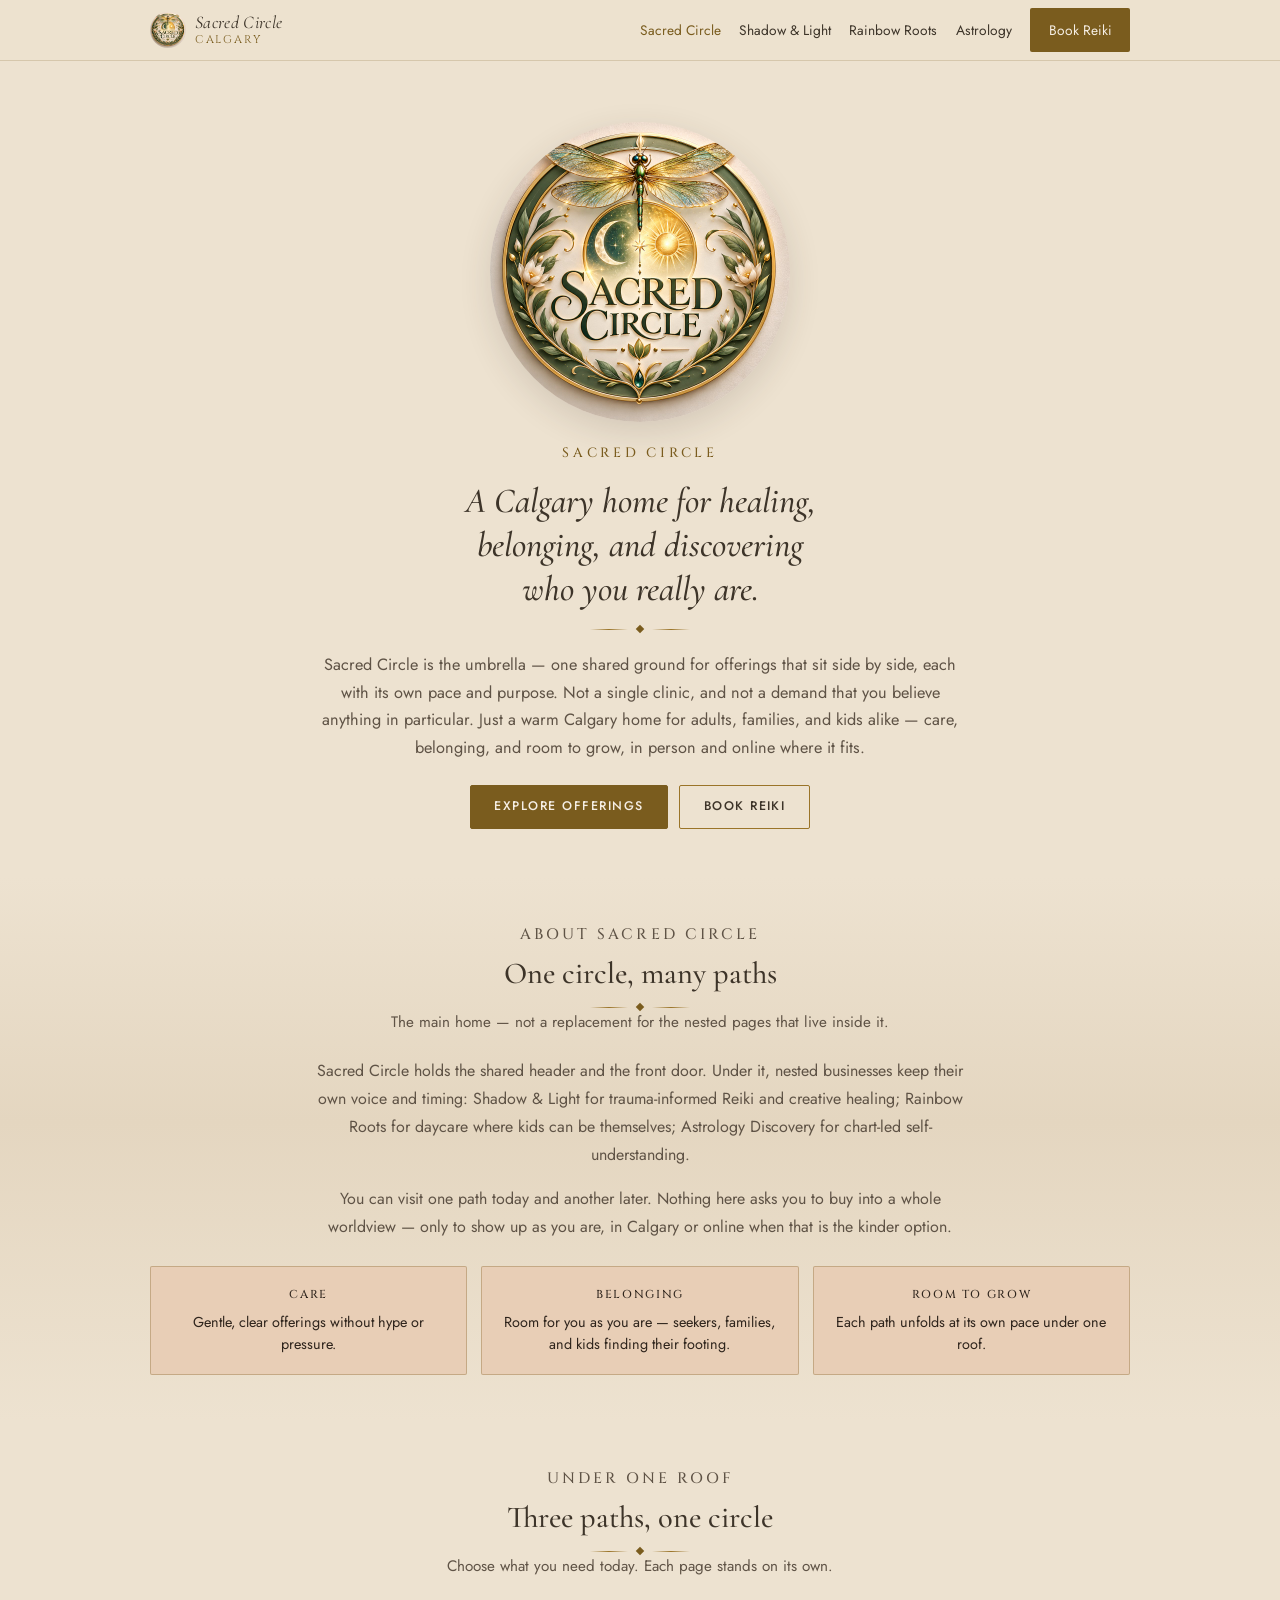
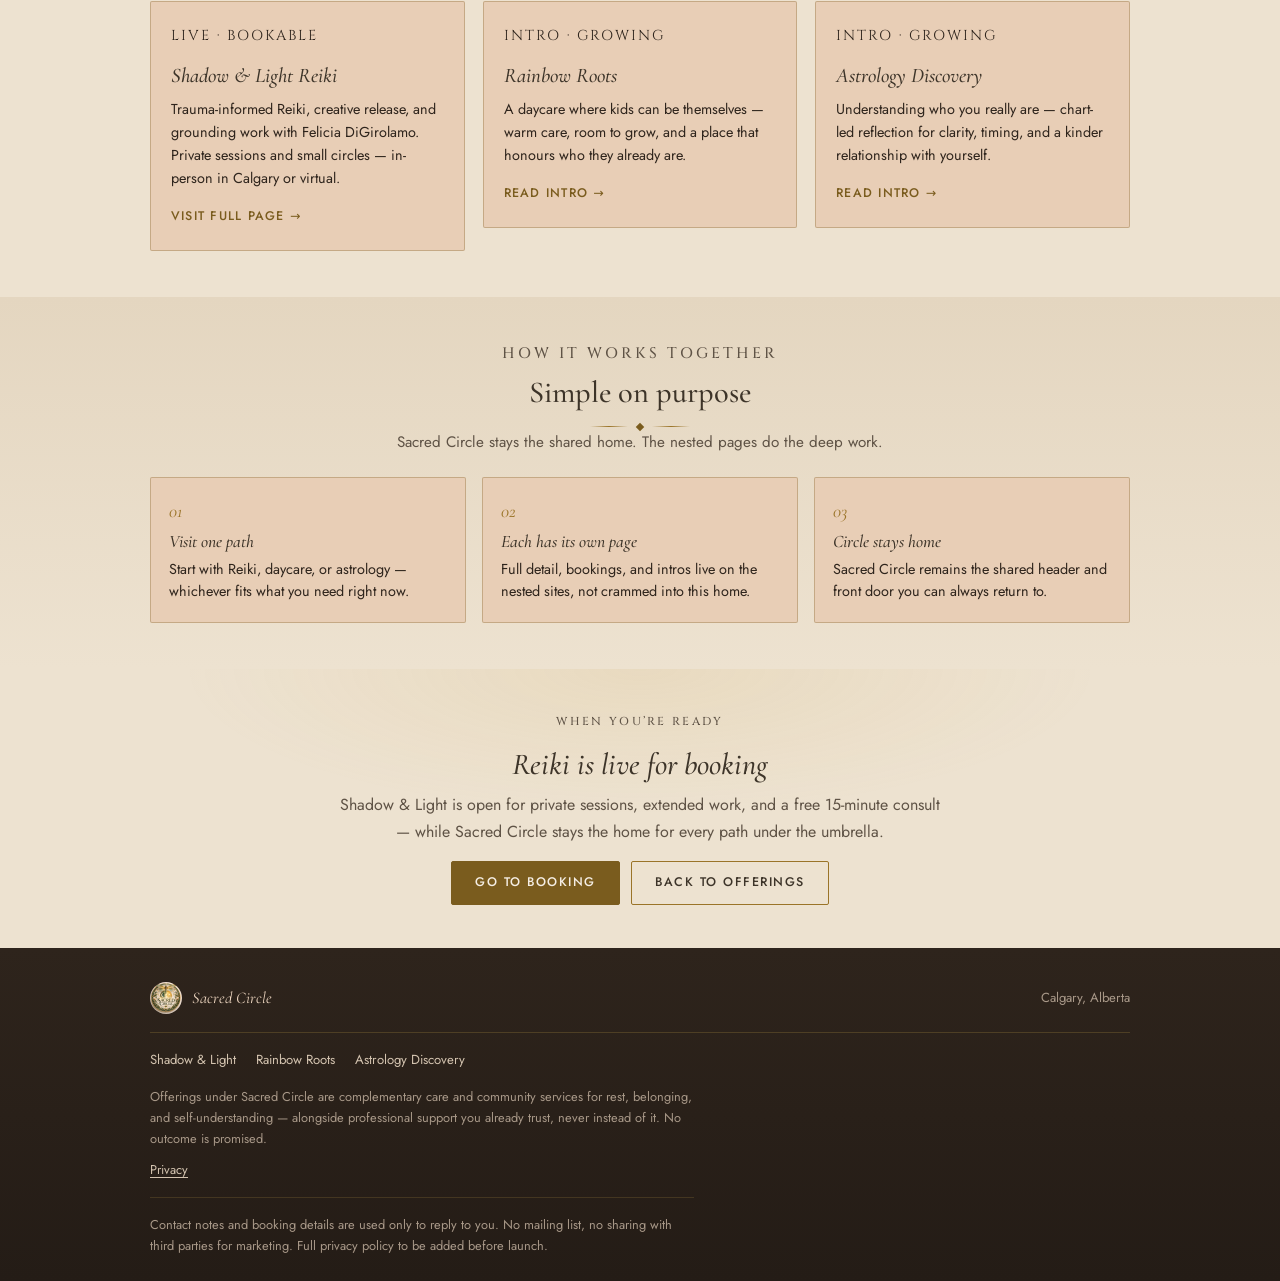
<file: index.html>
<!DOCTYPE html>
<html lang="en-CA">
<head>
<meta charset="utf-8">
<meta name="viewport" content="width=device-width, initial-scale=1">
<title>Sacred Circle — Calgary home for healing, belonging &amp; self-discovery</title>
<meta name="description" content="Sacred Circle is a Calgary umbrella for Shadow &amp; Light Reiki, Rainbow Roots daycare, and Astrology Discovery — separate offerings under one warm home.">
<meta name="theme-color" content="#ede2d0">
<link rel="icon" href="assets/logo-sacred-circle-nav.jpeg" type="image/jpeg">
<link rel="preconnect" href="https://fonts.googleapis.com">
<link rel="preconnect" href="https://fonts.gstatic.com" crossorigin>
<link href="https://fonts.googleapis.com/css2?family=Cinzel:wght@400;500&family=Cormorant+Garamond:ital,wght@0,400;0,500;0,600;1,400;1,500;1,600&family=Jost:wght@300;400;500;600&display=swap" rel="stylesheet">
<link rel="stylesheet" href="assets/site.css">
<style>
.hub-hero{
  padding:clamp(2.4rem,6.5vw,3.8rem) 0 clamp(2.2rem,5vw,3rem);
  text-align:center;
}
.hub-logo{
  margin:0 auto 1.35rem;
  line-height:0;
  width:min(300px,70vw);
}
.hub-logo img{
  width:100%;height:auto;border-radius:50%;
  box-shadow:0 10px 32px rgba(61,52,41,.14);
}
.hub-name{
  font-family:var(--display);
  font-size:clamp(.72rem,1.8vw,.84rem);
  letter-spacing:.28em;text-transform:uppercase;
  color:var(--gold-deep);margin:0 0 .9rem;font-weight:500;
}
.hub-line{
  font-family:var(--serif);font-style:italic;
  font-size:clamp(1.5rem,4vw,2.2rem);
  max-width:24ch;margin:0 auto .95rem;line-height:1.25;font-weight:500;
}
.hub-intro{
  max-width:40rem;margin:1.15rem auto 1.45rem;
  color:var(--muted);font-size:1.02rem;line-height:1.7;
}
.hub-actions{display:flex;flex-wrap:wrap;gap:.7rem;justify-content:center;margin-top:1.15rem}

.about-circle{
  background:linear-gradient(180deg,var(--parchment) 0%,var(--parchment-2) 45%,var(--parchment) 100%);
}
.about-circle .about-body{
  max-width:42rem;margin:0 auto;
  color:var(--muted);font-size:1rem;line-height:1.75;text-align:center;
}
.about-circle .about-body p{margin:0 0 1rem}
.about-circle .about-body p:last-child{margin-bottom:0}
.values{
  display:grid;grid-template-columns:repeat(3,1fr);gap:.9rem;
  list-style:none;padding:0;margin:1.6rem 0 0;
}
.value{
  background:var(--cream);border:1px solid var(--line);border-radius:var(--radius);
  padding:1.15rem 1rem 1.2rem;text-align:center;
}
.value strong{
  display:block;font-family:var(--display);
  font-size:.72rem;letter-spacing:.14em;text-transform:uppercase;
  color:var(--charcoal-warm);font-weight:500;margin-bottom:.4rem;
}
.value span{display:block;color:var(--charcoal-warm);font-size:.9rem;line-height:1.55}

.offerings{background:var(--parchment)}
.card-grid{display:grid;grid-template-columns:repeat(3,1fr);gap:1.1rem;list-style:none;padding:0;margin:0}
.card{
  display:flex;flex-direction:column;
  background:var(--cream);
  border:1px solid var(--line);
  border-radius:var(--radius);padding:1.4rem 1.25rem 1.45rem;
  text-decoration:none;color:inherit;
  transition:border-color .2s ease,box-shadow .2s ease;
}
.card:hover,.card:focus-visible{
  border-color:var(--gold-mid);box-shadow:var(--shadow);color:inherit;
}
.card:focus-visible{outline:2px solid var(--gold-mid);outline-offset:3px}
.card-status{
  font-family:var(--display);
  font-size:.7rem;letter-spacing:.14em;text-transform:uppercase;
  color:var(--charcoal-warm);margin:0 0 .45rem;
}
.card-status--soon{color:var(--olive)}
.card h3{font-size:1.3rem;margin:0 0 .55rem;font-style:italic;font-weight:500}
.card p{color:var(--charcoal-warm);font-size:.9rem;flex:1;margin:0 0 1.05rem;line-height:1.6}
.card-cta{font-size:.78rem;font-weight:500;letter-spacing:.1em;text-transform:uppercase;color:var(--gold-deep)}

.how{
  background:linear-gradient(180deg,var(--parchment-2) 0%,var(--parchment) 100%);
}
.how-grid{
  display:grid;grid-template-columns:repeat(3,1fr);gap:1rem;
  list-style:none;padding:0;margin:0;counter-reset:how;
}
.how-item{
  background:var(--cream);border:1px solid var(--line);border-radius:var(--radius);
  padding:1.2rem 1.1rem 1.25rem;
}
.how-item::before{
  counter-increment:how;
  content:counter(how,decimal-leading-zero);
  font-family:var(--serif);font-style:italic;font-size:1.15rem;
  color:var(--gold-mid);display:block;margin-bottom:.3rem;
}
.how-item h3{font-size:1.1rem;margin:0 0 .35rem;font-style:italic;font-weight:500}
.how-item p{color:var(--charcoal-warm);font-size:.9rem;line-height:1.55;margin:0}

.soft-cta{
  text-align:center;padding:clamp(2rem,4.5vw,2.7rem) 0;
  background:radial-gradient(ellipse 55% 80% at 50% 0%,rgba(201,162,75,.12),transparent 65%),var(--parchment);
}
.soft-cta .soft-title{font-style:italic;margin:0 0 .55rem}
.soft-cta p{max-width:38rem;margin:0 auto 1rem;color:var(--muted);line-height:1.65}
.soft-cta .soft-actions{display:flex;flex-wrap:wrap;gap:.7rem;justify-content:center;margin-top:.2rem}

@media (max-width:860px){
  .card-grid,.values,.how-grid{grid-template-columns:1fr}
}
</style>
</head>
<body>
<a class="skip" href="#main">Skip to content</a>
<header class="nav">
  <div class="nav-in">
    <a class="brand" href="index.html" aria-label="Sacred Circle, home" aria-current="page">
      <img src="assets/logo-sacred-circle-nav.jpeg" width="40" height="40" alt="">
      <span class="brand-txt">Sacred Circle<small>Calgary</small></span>
    </a>
    <nav class="nav-links" aria-label="Main">
      <a href="index.html" aria-current="page">Sacred Circle</a>
      <a href="shadow-and-light/index.html">Shadow &amp; Light</a>
      <a href="rainbow-roots/index.html">Rainbow Roots</a>
      <a href="astrology/index.html">Astrology</a>
      <a class="nav-cta" href="shadow-and-light/index.html#book">Book Reiki</a>
    </nav>
    <button class="burger" type="button" id="burger" aria-label="Open menu" aria-expanded="false" aria-controls="mobile-panel">
      <svg viewBox="0 0 24 24" width="22" height="22" fill="none" stroke="currentColor" stroke-width="1.6" aria-hidden="true">
        <path d="M3 6h18M3 12h18M3 18h18" stroke-linecap="round"/>
      </svg>
    </button>
  </div>
  <div class="mobile-panel" id="mobile-panel" hidden>
    <div class="shell">
      <a href="index.html" aria-current="page">Sacred Circle</a>
      <a href="shadow-and-light/index.html">Shadow &amp; Light</a>
      <a href="rainbow-roots/index.html">Rainbow Roots</a>
      <a href="astrology/index.html">Astrology</a>
      <a href="shadow-and-light/index.html#book">Book Reiki</a>
    </div>
  </div>
</header>

<main id="main">
  <section class="hub-hero" id="top">
    <div class="shell">
      <figure class="hub-logo">
        <img src="assets/brand.jpeg" width="560" height="560" alt="Sacred Circle logo — circular brand mark">
      </figure>
      <p class="hub-name">Sacred Circle</p>
      <h1 class="hub-line">A Calgary home for healing, belonging, and discovering who you really are.</h1>
      <div class="ornament" aria-hidden="true"><i></i><b></b><i></i></div>
      <p class="hub-intro">
        Sacred Circle is the umbrella — one shared ground for offerings that sit side by side, each with its own pace and purpose.
        Not a single clinic, and not a demand that you believe anything in particular. Just a warm Calgary home for adults, families, and kids alike — care, belonging, and room to grow, in person and online where it fits.
      </p>
      <div class="hub-actions">
        <a class="btn btn-solid" href="#offerings">Explore offerings</a>
        <a class="btn btn-ghost" href="shadow-and-light/index.html#book">Book Reiki</a>
      </div>
    </div>
  </section>

  <section class="about-circle" id="about">
    <div class="shell">
      <div class="sec-head">
        <p class="eyebrow">About Sacred Circle</p>
        <h2>One circle, many paths</h2>
        <div class="ornament" aria-hidden="true"><i></i><b></b><i></i></div>
        <p>The main home — not a replacement for the nested pages that live inside it.</p>
      </div>
      <div class="about-body">
        <p>
          Sacred Circle holds the shared header and the front door. Under it, nested businesses keep their own voice and timing:
          Shadow &amp; Light for trauma-informed Reiki and creative healing; Rainbow Roots for daycare where kids can be themselves;
          Astrology Discovery for chart-led self-understanding.
        </p>
        <p>
          You can visit one path today and another later. Nothing here asks you to buy into a whole worldview —
          only to show up as you are, in Calgary or online when that is the kinder option.
        </p>
      </div>
      <ul class="values">
        <li class="value">
          <strong>Care</strong>
          <span>Gentle, clear offerings without hype or pressure.</span>
        </li>
        <li class="value">
          <strong>Belonging</strong>
          <span>Room for you as you are — seekers, families, and kids finding their footing.</span>
        </li>
        <li class="value">
          <strong>Room to grow</strong>
          <span>Each path unfolds at its own pace under one roof.</span>
        </li>
      </ul>
    </div>
  </section>

  <section class="offerings" id="offerings">
    <div class="shell">
      <div class="sec-head">
        <p class="eyebrow">Under one roof</p>
        <h2>Three paths, one circle</h2>
        <div class="ornament" aria-hidden="true"><i></i><b></b><i></i></div>
        <p>Choose what you need today. Each page stands on its own.</p>
      </div>
      <ul class="card-grid">
        <li>
          <a class="card" href="shadow-and-light/index.html">
            <p class="card-status">Live · Bookable</p>
            <h3>Shadow &amp; Light Reiki</h3>
            <p>Trauma-informed Reiki, creative release, and grounding work with Felicia DiGirolamo. Private sessions and small circles — in-person in Calgary or virtual.</p>
            <span class="card-cta">Visit full page →</span>
          </a>
        </li>
        <li>
          <a class="card" href="rainbow-roots/index.html">
            <p class="card-status card-status--soon">Intro · Growing</p>
            <h3>Rainbow Roots</h3>
            <p>A daycare where kids can be themselves — warm care, room to grow, and a place that honours who they already are.</p>
            <span class="card-cta">Read intro →</span>
          </a>
        </li>
        <li>
          <a class="card" href="astrology/index.html">
            <p class="card-status card-status--soon">Intro · Growing</p>
            <h3>Astrology Discovery</h3>
            <p>Understanding who you really are — chart-led reflection for clarity, timing, and a kinder relationship with yourself.</p>
            <span class="card-cta">Read intro →</span>
          </a>
        </li>
      </ul>
    </div>
  </section>

  <section class="how" id="how">
    <div class="shell">
      <div class="sec-head">
        <p class="eyebrow">How it works together</p>
        <h2>Simple on purpose</h2>
        <div class="ornament" aria-hidden="true"><i></i><b></b><i></i></div>
        <p>Sacred Circle stays the shared home. The nested pages do the deep work.</p>
      </div>
      <ol class="how-grid">
        <li class="how-item">
          <h3>Visit one path</h3>
          <p>Start with Reiki, daycare, or astrology — whichever fits what you need right now.</p>
        </li>
        <li class="how-item">
          <h3>Each has its own page</h3>
          <p>Full detail, bookings, and intros live on the nested sites, not crammed into this home.</p>
        </li>
        <li class="how-item">
          <h3>Circle stays home</h3>
          <p>Sacred Circle remains the shared header and front door you can always return to.</p>
        </li>
      </ol>
    </div>
  </section>

  <section class="soft-cta" id="book-soft">
    <div class="shell">
      <p class="eyebrow">When you’re ready</p>
      <h2 class="soft-title">Reiki is live for booking</h2>
      <p>
        Shadow &amp; Light is open for private sessions, extended work, and a free 15-minute consult —
        while Sacred Circle stays the home for every path under the umbrella.
      </p>
      <div class="soft-actions">
        <a class="btn btn-solid" href="shadow-and-light/index.html#book">Go to booking</a>
        <a class="btn btn-ghost" href="#offerings">Back to offerings</a>
      </div>
    </div>
  </section>
</main>

<footer class="foot">
  <div class="shell">
    <div class="foot-top">
      <a class="foot-brand" href="index.html">
        <img src="assets/logo-sacred-circle-nav.jpeg" width="36" height="36" alt="">
        <span>Sacred Circle</span>
      </a>
      <div class="foot-meta">Calgary, Alberta</div>
    </div>
    <nav class="foot-nav" aria-label="Footer">
      <a href="shadow-and-light/index.html">Shadow &amp; Light</a>
      <a href="rainbow-roots/index.html">Rainbow Roots</a>
      <a href="astrology/index.html">Astrology Discovery</a>
    </nav>
    <p class="scope">Offerings under Sacred Circle are complementary care and community services for rest, belonging, and self-understanding — alongside professional support you already trust, never instead of it. No outcome is promised.</p>
    <p class="foot-privacy"><a href="#privacy">Privacy</a></p>
    <div id="privacy">
      Contact notes and booking details are used only to reply to you. No mailing list, no sharing with third parties for marketing. Full privacy policy to be added before launch.
    </div>
  </div>
</footer>
<script src="assets/nav.js"></script>
</body>
</html>
</file>
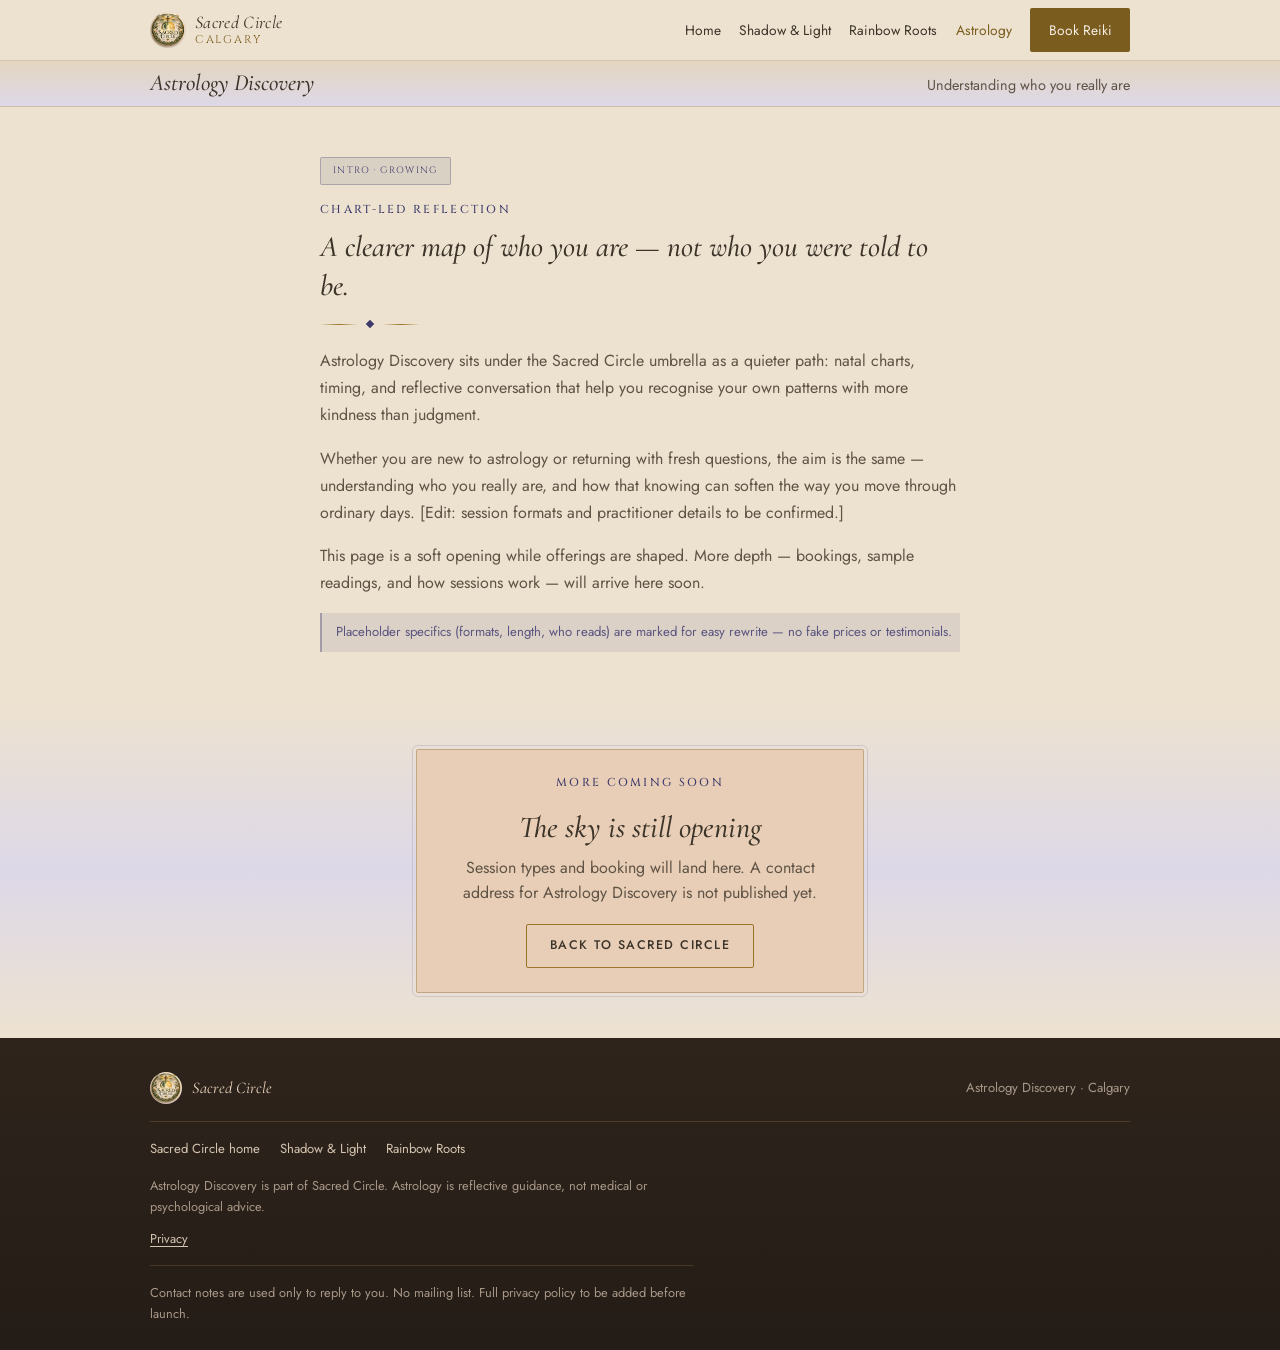
<file: astrology/index.html>
<!DOCTYPE html>
<html lang="en-CA">
<head>
<meta charset="utf-8">
<meta name="viewport" content="width=device-width, initial-scale=1">
<title>Astrology Discovery — Sacred Circle · Calgary</title>
<meta name="description" content="Astrology Discovery — understanding who you really are. Part of Sacred Circle, Calgary. More coming soon.">
<meta name="theme-color" content="#ede2d0">
<link rel="icon" href="../assets/logo-sacred-circle-nav.jpeg" type="image/jpeg">
<link rel="preconnect" href="https://fonts.googleapis.com">
<link rel="preconnect" href="https://fonts.gstatic.com" crossorigin>
<link href="https://fonts.googleapis.com/css2?family=Cinzel:wght@400;500&family=Cormorant+Garamond:ital,wght@0,400;0,500;0,600;1,400;1,500;1,600&family=Jost:wght@300;400;500;600&display=swap" rel="stylesheet">
<link rel="stylesheet" href="../assets/site.css">
<style>
:root{
  --accent:#3D3A6B;
  --accent-mid:#5A5580;
  --ast-soft:rgba(61,58,107,.1);
}
.biz-bar{background:linear-gradient(180deg,var(--parchment-2),#ddd8e8)}
.intro-hero{padding:clamp(2rem,5vw,3rem) 0 clamp(1.6rem,4vw,2.2rem)}
.intro-hero .shell{max-width:40rem}
.status-pill{
  display:inline-block;
  font-family:var(--display);
  font-size:.58rem;letter-spacing:.14em;text-transform:uppercase;
  color:var(--accent);background:var(--ast-soft);
  border:1px solid rgba(61,58,107,.3);
  padding:.35rem .75rem;border-radius:2px;margin:0 0 1rem;
}
.intro-promise{
  font-family:var(--serif);font-style:italic;
  font-size:clamp(1.35rem,3.2vw,1.85rem);
  margin:.35rem 0 1rem;line-height:1.3;font-weight:500;
}
.intro-body{color:var(--muted);font-size:1rem;line-height:1.7;max-width:42rem}
.intro-body p{margin:0 0 1rem}
.edit-note{
  font-size:.82rem;color:var(--accent-mid);
  border-left:2px solid rgba(61,58,107,.35);
  padding:.55rem 0 .55rem .85rem;margin:1.25rem 0 0;
  background:var(--ast-soft);
}
.coming{
  background:linear-gradient(180deg,var(--parchment),#ddd8e8 50%,var(--parchment));
  text-align:center;
}
.coming-card{
  max-width:28rem;margin:0 auto;
  background:var(--cream);
  border:1px solid rgba(122,92,30,.35);
  outline:1px solid rgba(61,58,107,.15);
  outline-offset:3px;
  padding:1.5rem 1.35rem;border-radius:2px;
}
.coming-card h2{font-style:italic;margin:0 0 .5rem}
.coming-card p{color:var(--muted);margin:0 0 1.1rem}
.coming-actions{display:flex;flex-wrap:wrap;gap:.65rem;justify-content:center}
.btn-solid{background:var(--accent);border-color:var(--accent)}
.btn-solid:hover{background:var(--accent-mid);border-color:var(--accent-mid);color:var(--cream-hi)}
</style>
</head>
<body>
<a class="skip" href="#main">Skip to content</a>
<div class="grain" aria-hidden="true"></div>

<header class="nav">
  <div class="nav-in">
    <a class="brand" href="../index.html" aria-label="Sacred Circle, home">
      <img src="../assets/logo-sacred-circle-nav.jpeg" width="40" height="40" alt="">
      <span class="brand-txt">Sacred Circle<small>Calgary</small></span>
    </a>
    <nav class="nav-links" aria-label="Main">
      <a href="../index.html">Home</a>
      <a href="../shadow-and-light/index.html">Shadow &amp; Light</a>
      <a href="../rainbow-roots/index.html">Rainbow Roots</a>
      <a href="index.html" aria-current="page">Astrology</a>
      <a class="nav-cta" href="../shadow-and-light/index.html#book">Book Reiki</a>
    </nav>
    <button class="burger" type="button" id="burger" aria-label="Open menu" aria-expanded="false" aria-controls="mobile-panel">
      <svg viewBox="0 0 24 24" width="22" height="22" fill="none" stroke="currentColor" stroke-width="1.6" aria-hidden="true">
        <path d="M3 6h18M3 12h18M3 18h18" stroke-linecap="round"/>
      </svg>
    </button>
  </div>
  <div class="mobile-panel" id="mobile-panel" hidden>
    <div class="shell">
      <a href="../index.html">Home</a>
      <a href="../shadow-and-light/index.html">Shadow &amp; Light</a>
      <a href="../rainbow-roots/index.html">Rainbow Roots</a>
      <a href="index.html" aria-current="page">Astrology</a>
      <a href="../shadow-and-light/index.html#book">Book Reiki</a>
    </div>
  </div>
</header>

<div class="biz-bar">
  <div class="biz-bar-in">
    <h1>Astrology Discovery</h1>
    <p class="promise-line">Understanding who you really are</p>
  </div>
</div>

<main id="main">
  <section class="intro-hero" id="top">
    <div class="shell">
      <p class="status-pill">Intro · Growing</p>
      <p class="eyebrow" style="color:var(--accent)">Chart-led reflection</p>
      <p class="intro-promise">A clearer map of who you are — not who you were told to be.</p>
      <div class="ornament" aria-hidden="true" style="justify-content:flex-start"><i></i><b style="background:var(--accent)"></b><i></i></div>
      <div class="intro-body" style="margin-top:1.25rem">
        <!-- EDITABLE intro copy — warm placeholders -->
        <p>Astrology Discovery sits under the Sacred Circle umbrella as a quieter path: natal charts, timing, and reflective conversation that help you recognise your own patterns with more kindness than judgment.</p>
        <p>Whether you are new to astrology or returning with fresh questions, the aim is the same — understanding who you really are, and how that knowing can soften the way you move through ordinary days. [Edit: session formats and practitioner details to be confirmed.]</p>
        <p>This page is a soft opening while offerings are shaped. More depth — bookings, sample readings, and how sessions work — will arrive here soon.</p>
        <p class="edit-note">Placeholder specifics (formats, length, who reads) are marked for easy rewrite — no fake prices or testimonials.</p>
      </div>
    </div>
  </section>

  <section class="coming">
    <div class="shell">
      <div class="coming-card">
        <p class="eyebrow" style="color:var(--accent)">More coming soon</p>
        <h2>The sky is still opening</h2>
        <p>Session types and booking will land here. A contact address for Astrology Discovery is not published yet.</p>
        <div class="coming-actions">
          <a class="btn btn-ghost" href="../index.html">Back to Sacred Circle</a>
        </div>
      </div>
    </div>
  </section>
</main>

<footer class="foot">
  <div class="shell">
    <div class="foot-top">
      <a class="foot-brand" href="../index.html">
        <img src="../assets/logo-sacred-circle-nav.jpeg" width="36" height="36" alt="">
        <span>Sacred Circle</span>
      </a>
      <div class="foot-meta">Astrology Discovery · Calgary</div>
    </div>
    <nav class="foot-nav" aria-label="Footer">
      <a href="../index.html">Sacred Circle home</a>
      <a href="../shadow-and-light/index.html">Shadow &amp; Light</a>
      <a href="../rainbow-roots/index.html">Rainbow Roots</a>
    </nav>
    <p class="scope">Astrology Discovery is part of Sacred Circle. Astrology is reflective guidance, not medical or psychological advice.</p>
    <p class="foot-privacy"><a href="#privacy">Privacy</a></p>
    <div id="privacy">
      Contact notes are used only to reply to you. No mailing list. Full privacy policy to be added before launch.
    </div>
  </div>
</footer>
<script src="../assets/nav.js"></script>
</body>
</html>
</file>
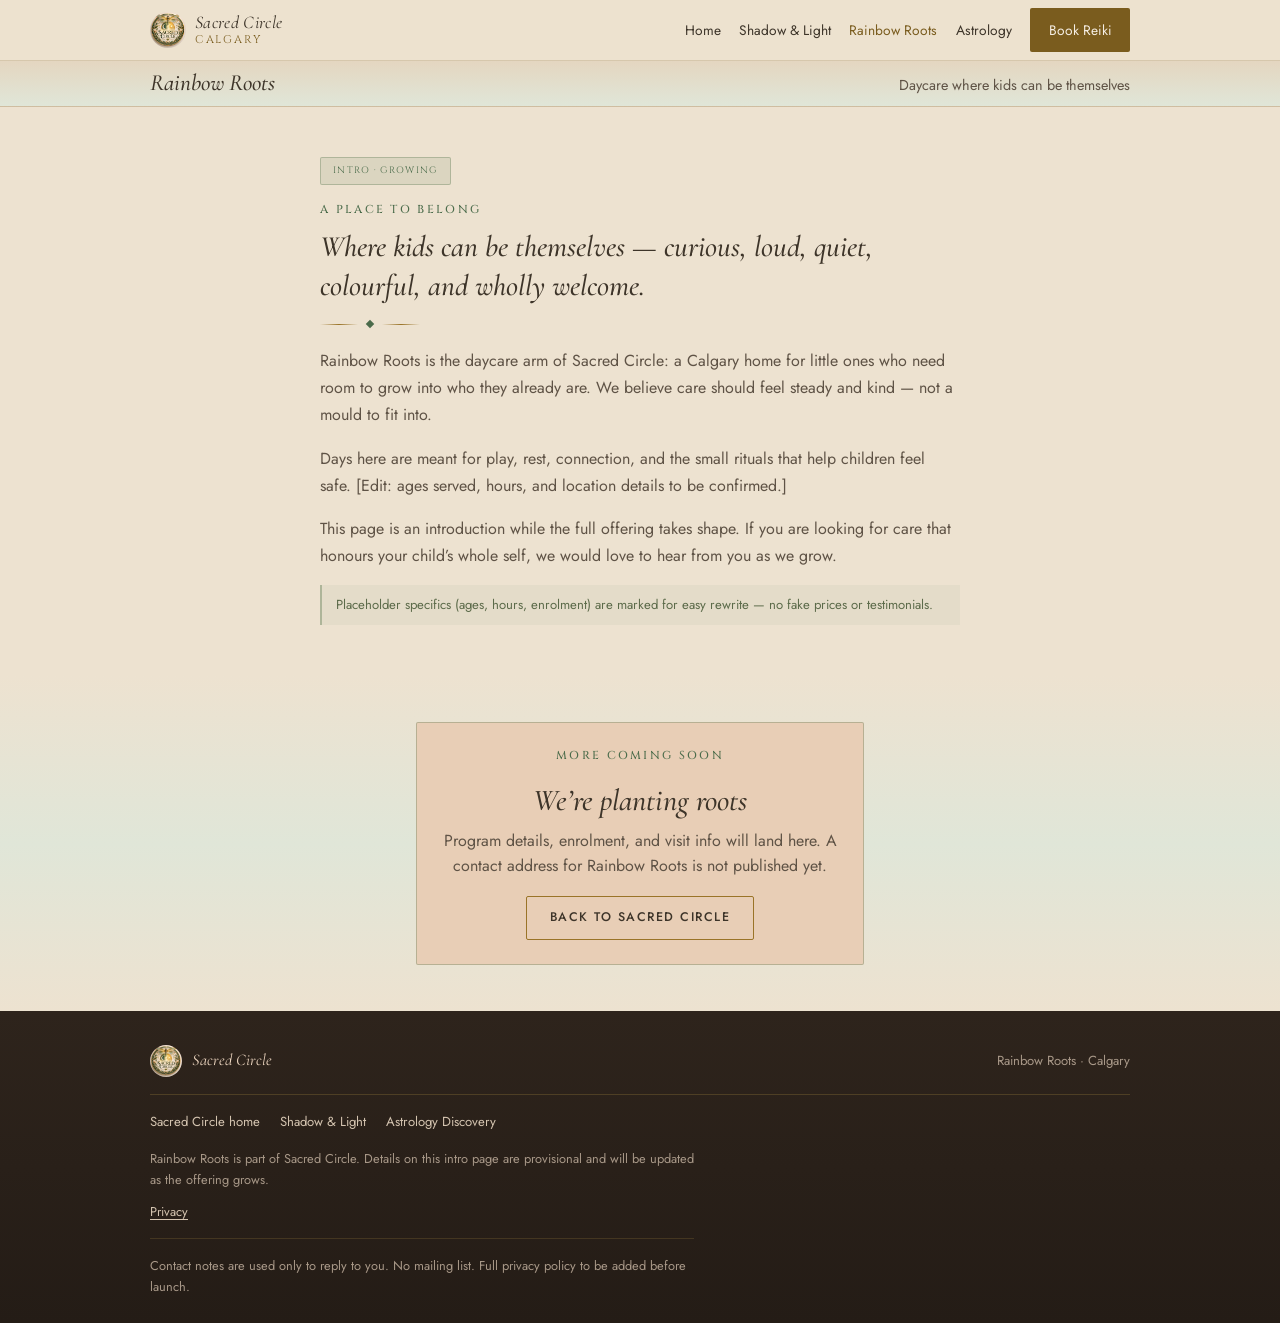
<file: rainbow-roots/index.html>
<!DOCTYPE html>
<html lang="en-CA">
<head>
<meta charset="utf-8">
<meta name="viewport" content="width=device-width, initial-scale=1">
<title>Rainbow Roots — Sacred Circle · Calgary</title>
<meta name="description" content="Rainbow Roots — a Calgary daycare where kids can be themselves. Part of Sacred Circle. More coming soon.">
<meta name="theme-color" content="#ede2d0">
<link rel="icon" href="../assets/logo-sacred-circle-nav.jpeg" type="image/jpeg">
<link rel="preconnect" href="https://fonts.googleapis.com">
<link rel="preconnect" href="https://fonts.gstatic.com" crossorigin>
<link href="https://fonts.googleapis.com/css2?family=Cinzel:wght@400;500&family=Cormorant+Garamond:ital,wght@0,400;0,500;0,600;1,400;1,500;1,600&family=Jost:wght@300;400;500;600&display=swap" rel="stylesheet">
<link rel="stylesheet" href="../assets/site.css">
<style>
:root{
  --accent:#4A6B4A;
  --accent-mid:#5C7A52;
  --rr-soft:rgba(92,122,82,.12);
}
.biz-bar{background:linear-gradient(180deg,var(--parchment-2),#e0e6d8)}
.intro-hero{padding:clamp(2rem,5vw,3rem) 0 clamp(1.6rem,4vw,2.2rem)}
.intro-hero .shell{max-width:40rem}
.status-pill{
  display:inline-block;
  font-family:var(--display);
  font-size:.58rem;letter-spacing:.14em;text-transform:uppercase;
  color:var(--accent);background:var(--rr-soft);
  border:1px solid rgba(92,122,82,.35);
  padding:.35rem .75rem;border-radius:2px;margin:0 0 1rem;
}
.intro-promise{
  font-family:var(--serif);font-style:italic;
  font-size:clamp(1.35rem,3.2vw,1.85rem);
  margin:.35rem 0 1rem;line-height:1.3;font-weight:500;
}
.intro-body{color:var(--muted);font-size:1rem;line-height:1.7;max-width:42rem}
.intro-body p{margin:0 0 1rem}
.edit-note{
  font-size:.82rem;color:var(--olive);
  border-left:2px solid rgba(92,122,82,.4);
  padding:.55rem 0 .55rem .85rem;margin:1.25rem 0 0;
  background:rgba(92,122,82,.06);
}
.coming{
  background:linear-gradient(180deg,var(--parchment),#e0e6d8 50%,var(--parchment));
  text-align:center;
}
.coming-card{
  max-width:28rem;margin:0 auto;
  background:var(--cream);
  border:1px solid rgba(92,122,82,.35);
  padding:1.5rem 1.35rem;border-radius:2px;
}
.coming-card h2{font-style:italic;margin:0 0 .5rem}
.coming-card p{color:var(--muted);margin:0 0 1.1rem}
.coming-actions{display:flex;flex-wrap:wrap;gap:.65rem;justify-content:center}
</style>
</head>
<body>
<a class="skip" href="#main">Skip to content</a>
<div class="grain" aria-hidden="true"></div>

<header class="nav">
  <div class="nav-in">
    <a class="brand" href="../index.html" aria-label="Sacred Circle, home">
      <img src="../assets/logo-sacred-circle-nav.jpeg" width="40" height="40" alt="">
      <span class="brand-txt">Sacred Circle<small>Calgary</small></span>
    </a>
    <nav class="nav-links" aria-label="Main">
      <a href="../index.html">Home</a>
      <a href="../shadow-and-light/index.html">Shadow &amp; Light</a>
      <a href="index.html" aria-current="page">Rainbow Roots</a>
      <a href="../astrology/index.html">Astrology</a>
      <a class="nav-cta" href="../shadow-and-light/index.html#book">Book Reiki</a>
    </nav>
    <button class="burger" type="button" id="burger" aria-label="Open menu" aria-expanded="false" aria-controls="mobile-panel">
      <svg viewBox="0 0 24 24" width="22" height="22" fill="none" stroke="currentColor" stroke-width="1.6" aria-hidden="true">
        <path d="M3 6h18M3 12h18M3 18h18" stroke-linecap="round"/>
      </svg>
    </button>
  </div>
  <div class="mobile-panel" id="mobile-panel" hidden>
    <div class="shell">
      <a href="../index.html">Home</a>
      <a href="../shadow-and-light/index.html">Shadow &amp; Light</a>
      <a href="index.html" aria-current="page">Rainbow Roots</a>
      <a href="../astrology/index.html">Astrology</a>
      <a href="../shadow-and-light/index.html#book">Book Reiki</a>
    </div>
  </div>
</header>

<div class="biz-bar">
  <div class="biz-bar-in">
    <h1>Rainbow Roots</h1>
    <p class="promise-line">Daycare where kids can be themselves</p>
  </div>
</div>

<main id="main">
  <section class="intro-hero" id="top">
    <div class="shell">
      <p class="status-pill">Intro · Growing</p>
      <p class="eyebrow" style="color:var(--accent)">A place to belong</p>
      <p class="intro-promise">Where kids can be themselves — curious, loud, quiet, colourful, and wholly welcome.</p>
      <div class="ornament" aria-hidden="true" style="justify-content:flex-start"><i></i><b style="background:var(--accent)"></b><i></i></div>
      <div class="intro-body" style="margin-top:1.25rem">
        <!-- EDITABLE intro copy — warm placeholders -->
        <p>Rainbow Roots is the daycare arm of Sacred Circle: a Calgary home for little ones who need room to grow into who they already are. We believe care should feel steady and kind — not a mould to fit into.</p>
        <p>Days here are meant for play, rest, connection, and the small rituals that help children feel safe. [Edit: ages served, hours, and location details to be confirmed.]</p>
        <p>This page is an introduction while the full offering takes shape. If you are looking for care that honours your child’s whole self, we would love to hear from you as we grow.</p>
        <p class="edit-note">Placeholder specifics (ages, hours, enrolment) are marked for easy rewrite — no fake prices or testimonials.</p>
      </div>
    </div>
  </section>

  <section class="coming">
    <div class="shell">
      <div class="coming-card">
        <p class="eyebrow" style="color:var(--accent)">More coming soon</p>
        <h2>We’re planting roots</h2>
        <p>Program details, enrolment, and visit info will land here. A contact address for Rainbow Roots is not published yet.</p>
        <div class="coming-actions">
          <a class="btn btn-ghost" href="../index.html">Back to Sacred Circle</a>
        </div>
      </div>
    </div>
  </section>
</main>

<footer class="foot">
  <div class="shell">
    <div class="foot-top">
      <a class="foot-brand" href="../index.html">
        <img src="../assets/logo-sacred-circle-nav.jpeg" width="36" height="36" alt="">
        <span>Sacred Circle</span>
      </a>
      <div class="foot-meta">Rainbow Roots · Calgary</div>
    </div>
    <nav class="foot-nav" aria-label="Footer">
      <a href="../index.html">Sacred Circle home</a>
      <a href="../shadow-and-light/index.html">Shadow &amp; Light</a>
      <a href="../astrology/index.html">Astrology Discovery</a>
    </nav>
    <p class="scope">Rainbow Roots is part of Sacred Circle. Details on this intro page are provisional and will be updated as the offering grows.</p>
    <p class="foot-privacy"><a href="#privacy">Privacy</a></p>
    <div id="privacy">
      Contact notes are used only to reply to you. No mailing list. Full privacy policy to be added before launch.
    </div>
  </div>
</footer>
<script src="../assets/nav.js"></script>
</body>
</html>
</file>
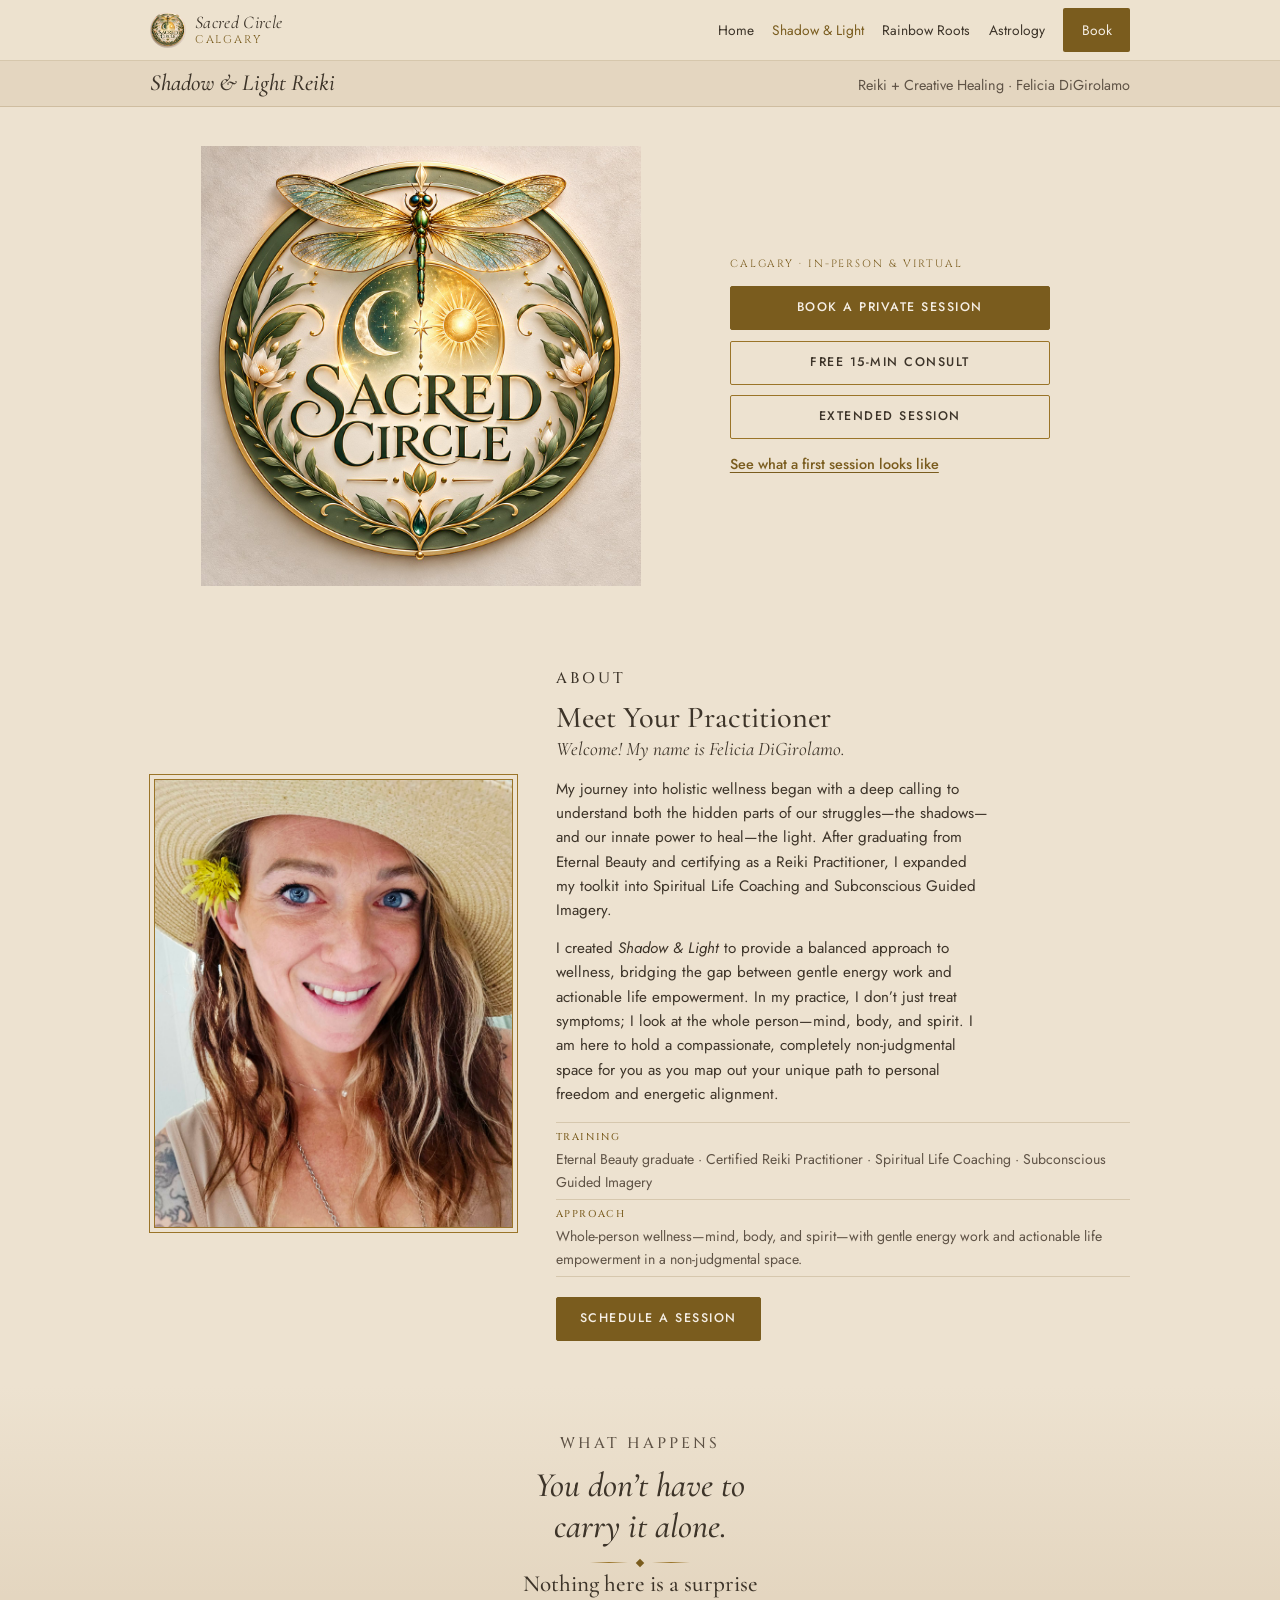
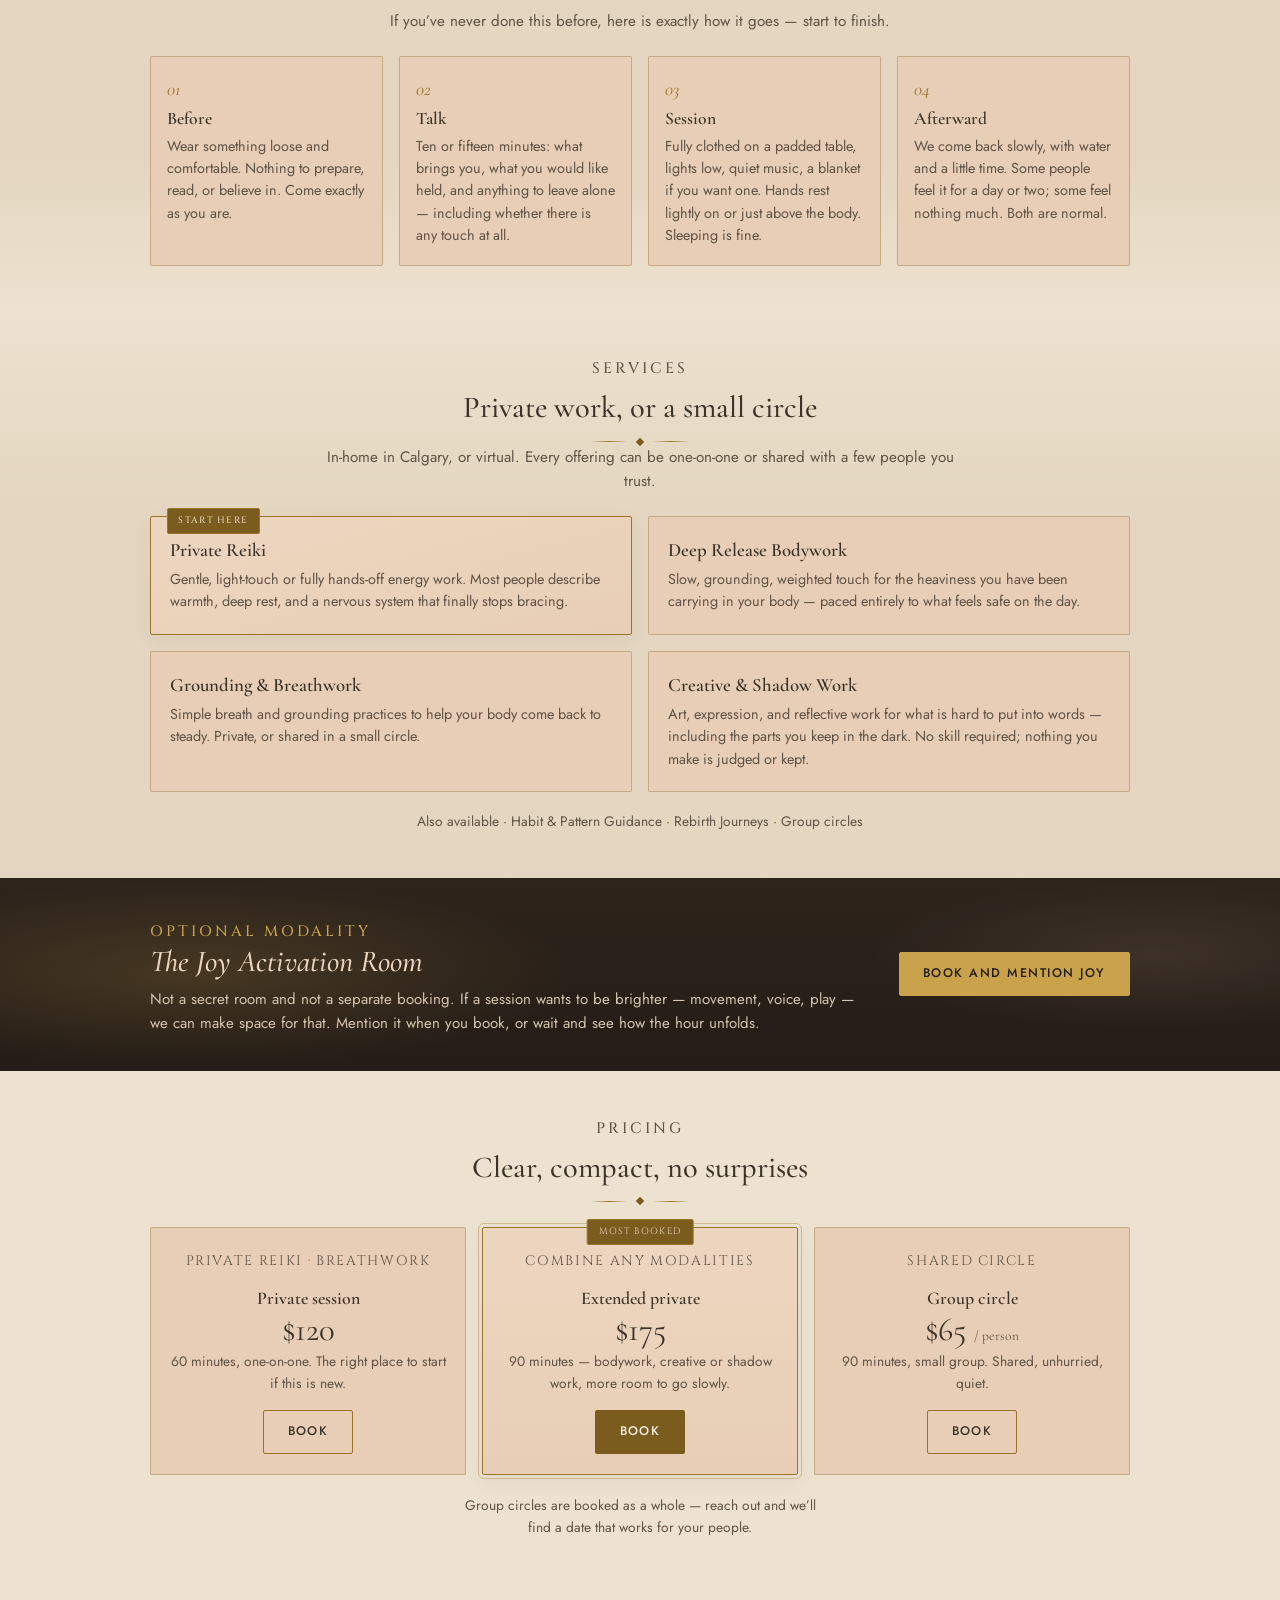
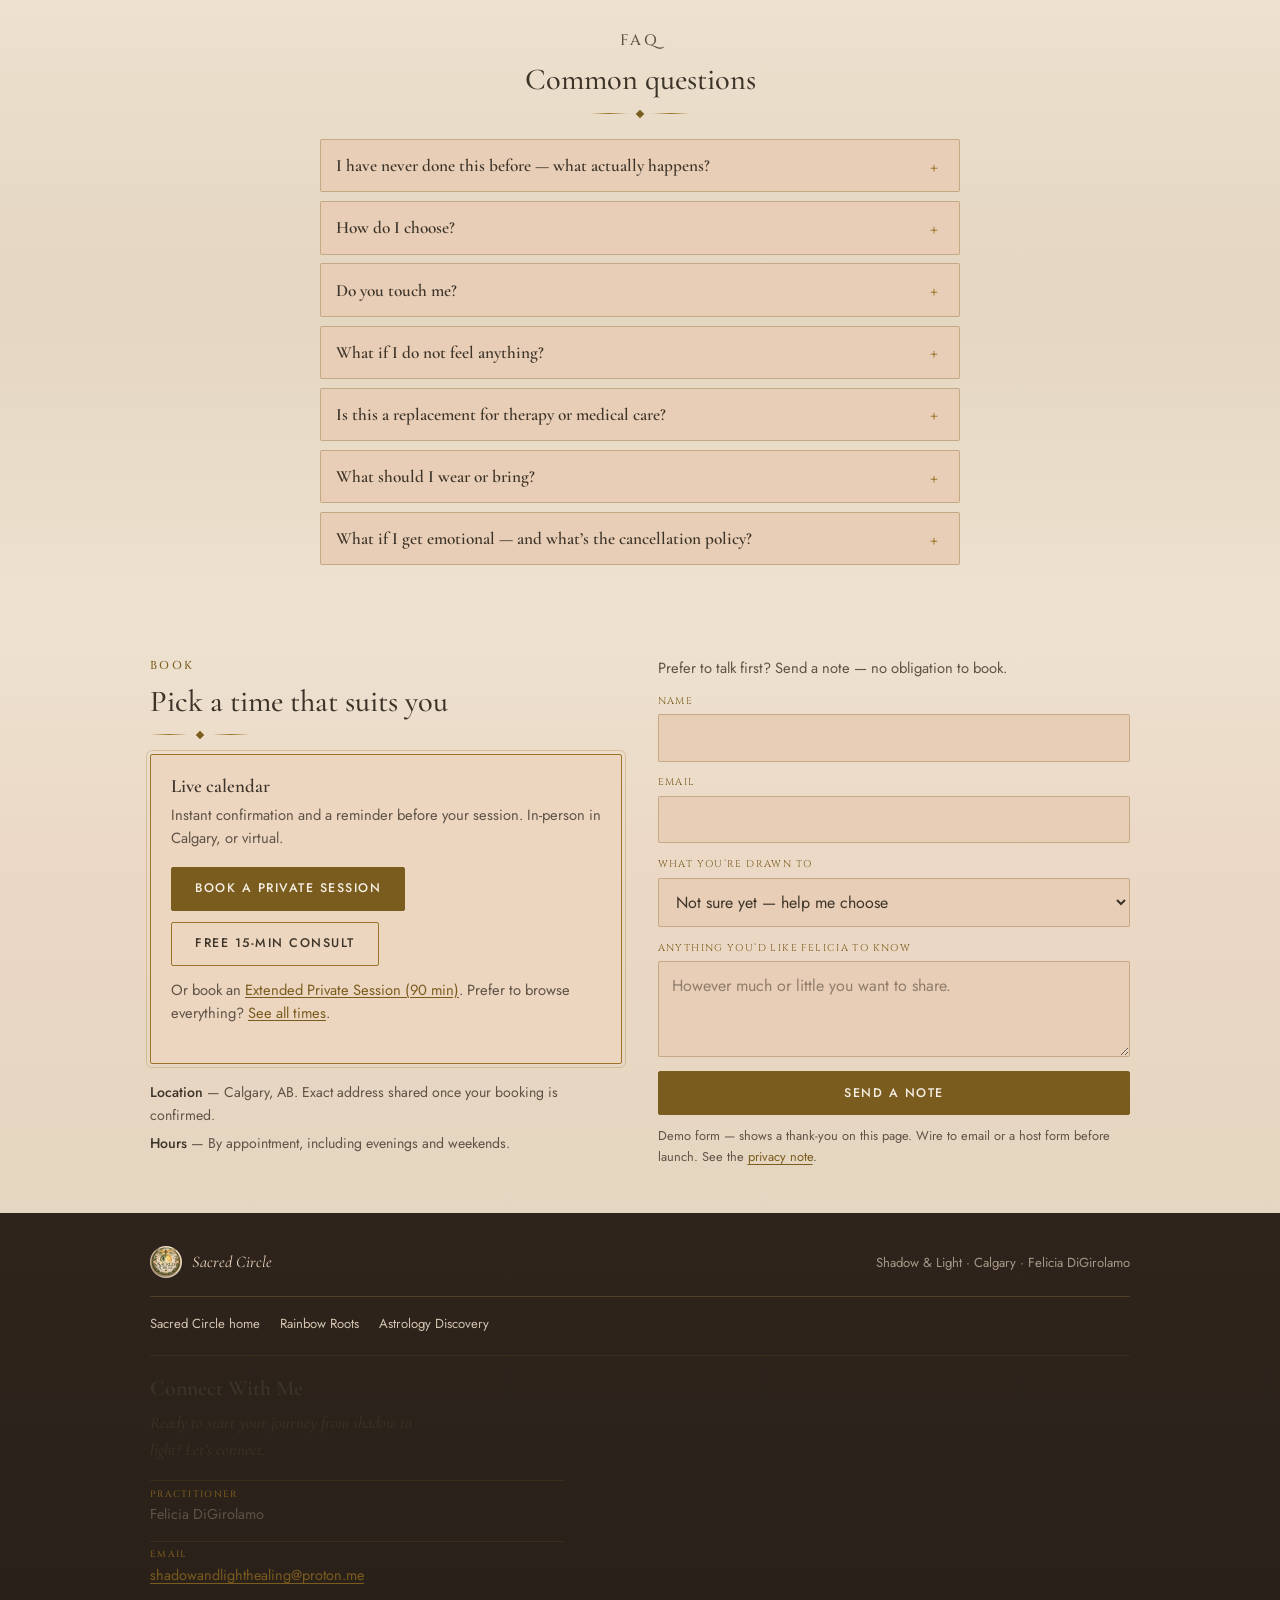
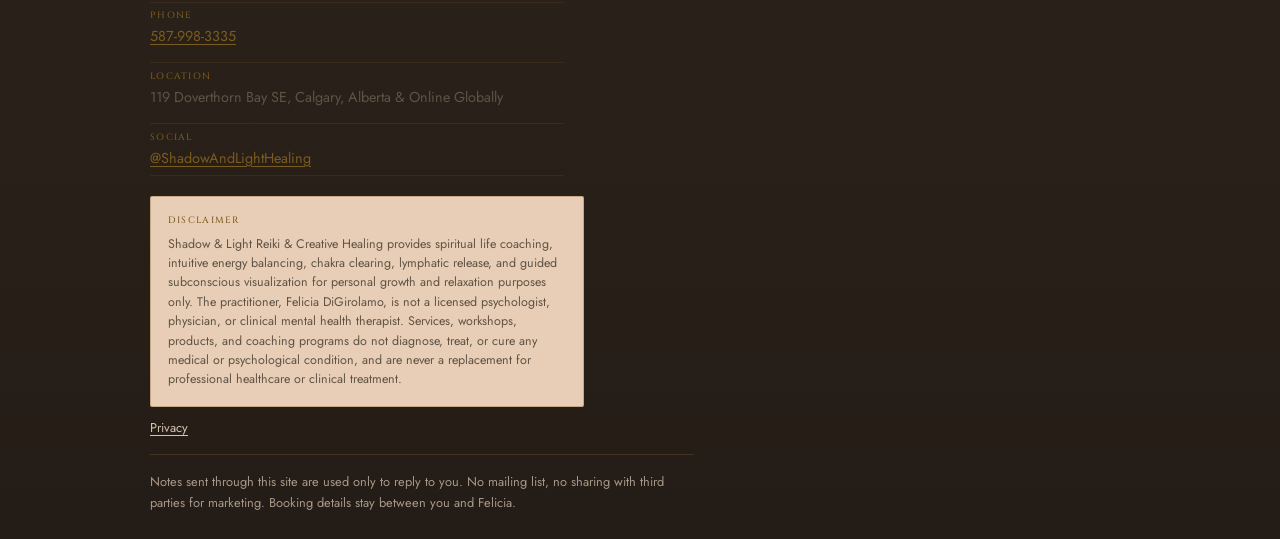
<file: shadow-and-light/index.html>
<!DOCTYPE html>
<html lang="en-CA">
<head>
<meta charset="utf-8">
<meta name="viewport" content="width=device-width, initial-scale=1">
<title>Shadow &amp; Light Reiki — Sacred Circle · Calgary</title>
<meta name="description" content="Trauma-informed Reiki, creative release, and grounding work in Calgary. Private sessions and small group circles with Felicia DiGirolamo. In-person and virtual.">
<meta name="theme-color" content="#ede2d0">
<link rel="icon" href="../assets/logo-sacred-circle-nav.jpeg" type="image/jpeg">
<link rel="preconnect" href="https://fonts.googleapis.com">
<link rel="preconnect" href="https://fonts.gstatic.com" crossorigin>
<link href="https://fonts.googleapis.com/css2?family=Cinzel:wght@400;500&family=Cormorant+Garamond:ital,wght@0,400;0,500;0,600;1,400;1,500;1,600&family=Jost:wght@300;400;500;600&display=swap" rel="stylesheet">
<link rel="stylesheet" href="../assets/site.css">
<style>

.sec-head .promise{font-style:italic;font-size:clamp(1.55rem,3.4vw,2.15rem);max-width:18ch;margin:0 auto .35rem}
.sec-head .subhead{font-family:var(--serif);font-weight:500;font-size:clamp(1.15rem,2.4vw,1.45rem);margin:.35rem auto .65rem;color:var(--ink)}
.hero{position:relative;text-align:left;padding:clamp(1.4rem,4vw,2.4rem) 0 clamp(1.6rem,4vw,2.2rem);min-height:0;overflow:hidden;background:var(--parchment)}
.hero-stage{width:var(--shell);margin:0 auto;display:grid;grid-template-columns:minmax(0,1.15fr) minmax(0,.85fr);gap:clamp(1.2rem,4vw,2.4rem);align-items:center}
.hero-logo{margin:0;line-height:0}
.hero-logo img{width:min(440px,100%);height:auto;display:block;margin-inline:auto}
.hero-copy{position:relative;z-index:1;padding:0;display:flex;flex-direction:column;align-items:flex-start;gap:.85rem}
.hero-actions{display:flex;flex-direction:column;gap:.65rem;align-items:stretch;width:100%;max-width:20rem;margin:0}
.hero-actions .btn{width:100%;justify-content:center}
.book-actions{display:flex;gap:.7rem;flex-wrap:wrap;margin-top:.15rem}
.book-alt{margin:.85rem 0 0;font-size:.88rem;color:var(--muted);line-height:1.55}
.book-alt a{color:var(--gold-deep);text-underline-offset:2px}
.hero-meta{margin:0;font-family:var(--display);font-size:.66rem;letter-spacing:.18em;text-transform:uppercase;color:var(--gold-deep)}
.hero-soft{margin:0;font-size:.9rem}
.hero-soft a{color:var(--gold-deep);font-weight:500}
.first{background:linear-gradient(180deg,var(--parchment) 0%,var(--parchment-2) 40%,var(--parchment-2) 70%,var(--parchment) 100%)}
.steps{display:grid;grid-template-columns:repeat(4,1fr);gap:1rem;list-style:none;padding:0;margin:0;counter-reset:step}
.step{padding:1.1rem 1rem 1.15rem;background:var(--cream);border:1px solid var(--line);border-radius:2px;box-shadow:none}
.step::before{counter-increment:step;content:counter(step,decimal-leading-zero);font-family:var(--serif);font-style:italic;font-size:1.15rem;color:var(--gold-mid);display:block;margin-bottom:.25rem}
.step h3{margin-bottom:.35rem;font-size:1.1rem}
.step p{color:var(--muted);font-size:.9rem;line-height:1.55}
.about{background:var(--parchment)}
.about-grid{display:grid;grid-template-columns:minmax(0,.78fr) minmax(0,1.22fr);gap:clamp(1.4rem,4vw,2.4rem);align-items:center}
.portrait{position:relative;margin:4px;border:1px solid var(--gold-mid);outline:1px solid var(--gold-mid);outline-offset:4px;background:var(--parchment-2);line-height:0;overflow:hidden}
.portrait-img{width:100%;height:auto;aspect-ratio:4/5;object-fit:cover;object-position:center 18%;display:block}
.about p{max-width:48ch;color:var(--ink);font-size:.95rem}
.about .lede-about{font-family:var(--serif);font-style:italic;font-size:1.2rem;line-height:1.4;color:var(--ink);margin-bottom:.85rem}
.meta-list{margin:1rem 0 1.2rem;padding:0;list-style:none;font-size:.88rem;color:var(--muted)}
.meta-list li{padding:.4rem 0;border-top:1px solid var(--line-soft)}
.meta-list li:last-child{border-bottom:1px solid var(--line-soft)}
.meta-list strong{display:block;font-family:var(--display);font-size:.62rem;letter-spacing:.16em;text-transform:uppercase;color:var(--gold-deep);font-weight:500;margin-bottom:.15rem}
.meta-list em{font-style:italic;color:var(--olive)}
.services{background:linear-gradient(180deg,var(--parchment) 0%,var(--parchment-2) 35%,var(--parchment-2) 100%)}
.svc-grid{display:grid;grid-template-columns:repeat(2,1fr);gap:1rem}
.svc{position:relative;background:var(--cream);border:1px solid var(--line);padding:1.25rem 1.2rem 1.3rem;border-radius:2px}
.svc--start{border-color:var(--gold-mid);background:linear-gradient(165deg,var(--cream-hi),var(--cream));box-shadow:var(--shadow)}
.svc-badge{position:absolute;top:-.55rem;left:1rem;background:var(--gold-deep);color:var(--cream-hi);font-family:var(--display);font-size:.58rem;letter-spacing:.14em;text-transform:uppercase;padding:.28rem .65rem;border-radius:2px;font-weight:500;border:1px solid var(--gold-mid)}
.svc h3{margin:.15rem 0 .4rem}
.svc p{color:var(--muted);font-size:.9rem;line-height:1.55}
.also{text-align:center;margin:1.15rem 0 0;font-size:.86rem;color:var(--muted)}
.also span{color:var(--gold-deep)}
.joy{background:radial-gradient(ellipse 50% 80% at 15% 50%,rgba(201,162,75,.18),transparent 60%),radial-gradient(ellipse 40% 70% at 90% 40%,rgba(232,196,176,.1),transparent 55%),linear-gradient(180deg,var(--charcoal-warm),var(--charcoal));color:var(--parchment);padding:clamp(1.7rem,4vw,2.25rem) 0}
.joy .eyebrow{color:var(--gold)}
.joy h2{color:var(--cream-hi);font-style:italic}
.joy-in{display:flex;align-items:center;justify-content:space-between;gap:1.4rem}
.joy-copy{max-width:44rem}
.joy p{color:#D4C4B0;font-size:.94rem;margin:.4rem 0 0}
.pricing{background:var(--parchment)}
.price-grid{display:grid;grid-template-columns:repeat(3,1fr);gap:1rem}
.price{background:var(--cream);border:1px solid var(--line);padding:1.4rem 1.1rem 1.3rem;text-align:center;border-radius:2px;position:relative}
.price--featured{border:1px solid var(--gold-mid);outline:1px solid rgba(154,116,40,.35);outline-offset:3px;background:linear-gradient(180deg,var(--cream-hi),var(--cream));box-shadow:var(--shadow)}
.price-tag{position:absolute;top:-.55rem;left:50%;transform:translateX(-50%);background:var(--gold-deep);color:var(--cream-hi);font-family:var(--display);font-size:.58rem;letter-spacing:.14em;text-transform:uppercase;padding:.28rem .7rem;border-radius:2px;white-space:nowrap;border:1px solid var(--gold-mid)}
.price h3{font-size:1.12rem}
.price-amt{font-family:var(--serif);font-size:2.05rem;margin:.25rem 0 .2rem;color:var(--ink);line-height:1}
.price-amt span{font-size:.85rem;color:var(--muted)}
.price p{color:var(--muted);font-size:.86rem;margin:0 0 1rem}
.price-map{font-family:var(--display);font-size:.58rem;letter-spacing:.12em;text-transform:uppercase;color:var(--gold-deep);margin:0 0 .35rem}
.price-note{text-align:center;color:var(--muted);font-size:.86rem;margin:1.15rem auto 0;max-width:46ch}
.faq{background:linear-gradient(180deg,var(--parchment) 0%,var(--parchment-2) 50%,var(--parchment) 100%)}
.faq-wrap{max-width:40rem;margin-inline:auto;display:flex;flex-direction:column;gap:.55rem}
.faq-item{background:var(--cream);border:1px solid var(--line);border-radius:2px;padding:0 .95rem}
.faq-item:focus-within{border-color:var(--gold-mid);box-shadow:0 0 0 1px rgba(154,116,40,.25)}
.faq-q{width:100%;display:flex;justify-content:space-between;align-items:center;gap:1.2rem;text-align:left;background:none;border:0;padding:.95rem 0;cursor:pointer;font-family:var(--serif);font-weight:600;font-size:1.08rem;color:var(--ink);min-height:48px}
.faq-q:hover{color:var(--gold-deep)}
.faq-q:focus-visible{outline:2px solid var(--gold-mid);outline-offset:2px}
.faq-ico{color:var(--gold-mid);font-size:1.25rem;line-height:1;flex:none;width:1.2rem;text-align:center}
.faq-a{color:var(--muted);font-size:.94rem;line-height:1.65;margin:0 0 .95rem;max-width:58ch}
.faq-a[hidden]{display:none}
.faq-item h3{margin:0;font-size:inherit;font-weight:inherit}
.book{background:linear-gradient(180deg,var(--parchment),rgba(232,196,176,.35) 45%,var(--parchment-2))}
.book-grid{display:grid;grid-template-columns:1fr 1fr;gap:clamp(1.3rem,4vw,2.2rem);align-items:start}
.cal-card{background:var(--cream-hi);border:1px solid var(--gold-mid);outline:1px solid rgba(154,116,40,.28);outline-offset:3px;padding:1.3rem 1.25rem 1.35rem;border-radius:2px}
.cal-card h3{margin-bottom:.35rem}
.cal-card p{color:var(--muted);font-size:.92rem;margin-bottom:1rem}
.field{display:flex;flex-direction:column;gap:.3rem;margin-bottom:.85rem}
.field label{font-family:var(--display);font-size:.62rem;letter-spacing:.14em;text-transform:uppercase;color:var(--gold-deep)}
.field input,.field select,.field textarea{font-family:var(--sans);font-size:1rem;padding:.7rem .85rem;border:1px solid var(--line);background:var(--cream);border-radius:2px;color:var(--ink);min-height:44px;width:100%;transition:border-color .15s ease,box-shadow .15s ease}
.field input:focus,.field select:focus,.field textarea:focus{outline:none;border-color:var(--gold-mid);box-shadow:0 0 0 2px rgba(154,116,40,.22)}
.field input::placeholder,.field textarea::placeholder{color:rgba(95,83,70,.65)}
.field textarea{resize:vertical;min-height:96px}
.form-btn{width:100%;font-family:var(--sans)}
.form-note{font-size:.8rem;color:var(--muted);margin:.7rem 0 0}
.sent{background:var(--cream);border:1px solid var(--gold-mid);padding:1.3rem 1.2rem;border-radius:2px;color:var(--ink)}
.sent[hidden]{display:none}
.sent h3{margin-bottom:.4rem}
.detail{margin-top:1.1rem;font-size:.88rem;color:var(--muted);display:flex;flex-direction:column;gap:.35rem}
.detail strong{color:var(--ink);font-weight:500}
@media (max-width:860px){
  .steps{grid-template-columns:repeat(2,1fr)}
  .about-grid,.book-grid,.joy-in,.price-grid{grid-template-columns:1fr}
  .joy-in{align-items:flex-start}
  .price--featured{outline-offset:2px}
}
@media (max-width:720px){
  .svc-grid,.steps{grid-template-columns:1fr}
  .hero-stage{grid-template-columns:1fr;text-align:center}
  .hero-copy{align-items:center}
  .hero-actions{max-width:22rem;margin-inline:auto}
  .hero-actions .btn{width:100%}
  .portrait{outline-offset:3px;margin:3px}
}


.snl-legals{margin-top:1.35rem;padding-top:1.2rem;border-top:1px solid var(--line-soft)}
.snl-legals h2{font-family:var(--serif);font-size:1.35rem;margin:0 0 .55rem;font-weight:600}
.snl-legals .lede{font-family:var(--serif);font-style:italic;font-size:1.05rem;margin:0 0 1rem;color:var(--ink);max-width:42ch}
.snl-contact{list-style:none;padding:0;margin:0 0 1.25rem;display:grid;gap:.55rem;font-size:.9rem;color:var(--muted);max-width:46ch}
.snl-contact li{padding:.35rem 0;border-top:1px solid var(--line-soft)}
.snl-contact li:last-child{border-bottom:1px solid var(--line-soft)}
.snl-contact strong{display:block;font-family:var(--display);font-size:.58rem;letter-spacing:.14em;text-transform:uppercase;color:var(--gold-deep);font-weight:500;margin-bottom:.12rem}
.snl-contact a{color:var(--gold-deep)}
.snl-disclaimer{margin:0;padding:1rem 1.05rem;background:var(--cream);border:1px solid var(--line);border-radius:2px;font-size:.78rem;line-height:1.55;color:var(--muted);max-width:62ch}
.snl-disclaimer strong{display:block;font-family:var(--display);font-size:.58rem;letter-spacing:.14em;text-transform:uppercase;color:var(--gold-deep);font-weight:500;margin-bottom:.45rem}

</style>
</head>
<body>
<a class="skip" href="#main">Skip to content</a>
<div class="grain" aria-hidden="true"></div>

<header class="nav">
  <div class="nav-in">
    <a class="brand" href="../index.html" aria-label="Sacred Circle, home">
      <img src="../assets/logo-sacred-circle-nav.jpeg" width="40" height="40" alt="">
      <span class="brand-txt">Sacred Circle<small>Calgary</small></span>
    </a>
    <nav class="nav-links" aria-label="Main">
      <a href="../index.html">Home</a>
      <a href="index.html" aria-current="page">Shadow &amp; Light</a>
      <a href="../rainbow-roots/index.html">Rainbow Roots</a>
      <a href="../astrology/index.html">Astrology</a>
      <a class="nav-cta" href="#book">Book</a>
    </nav>
    <button class="burger" type="button" id="burger" aria-label="Open menu" aria-expanded="false" aria-controls="mobile-panel">
      <svg viewBox="0 0 24 24" width="22" height="22" fill="none" stroke="currentColor" stroke-width="1.6" aria-hidden="true">
        <path d="M3 6h18M3 12h18M3 18h18" stroke-linecap="round"/>
      </svg>
    </button>
  </div>
  <div class="mobile-panel" id="mobile-panel" hidden>
    <div class="shell">
      <a href="../index.html">Home</a>
      <a href="index.html" aria-current="page">Shadow &amp; Light</a>
      <a href="../rainbow-roots/index.html">Rainbow Roots</a>
      <a href="../astrology/index.html">Astrology</a>
      <a href="#first">What happens</a>
      <a href="#about">About</a>
      <a href="#services">Services</a>
      <a href="#pricing">Pricing</a>
      <a href="#book">Book a session</a>
    </div>
  </div>
</header>

<div class="biz-bar">
  <div class="biz-bar-in">
    <h1>Shadow &amp; Light Reiki</h1>
    <p class="promise-line">Reiki + Creative Healing · Felicia DiGirolamo</p>
  </div>
</div>

<main id="main">

  <section class="hero" id="top">
    <div class="hero-stage">
      <figure class="hero-logo">
        <img src="../assets/brand.jpeg" width="740" height="803" alt="Sacred Circle logo — dragonfly, sun and moon">
      </figure>
      <div class="hero-copy">
        <p class="hero-meta">Calgary · In-person &amp; virtual</p>
        <div class="hero-actions">
          <a class="btn btn-solid" href="https://cal.com/shadowandlight/private-session" target="_blank" rel="noopener noreferrer">Book a private session</a>
          <a class="btn btn-ghost" href="https://cal.com/shadowandlight/15min" target="_blank" rel="noopener noreferrer">Free 15‑min consult</a>
          <a class="btn btn-ghost" href="https://cal.com/shadowandlight/extended-private-session" target="_blank" rel="noopener noreferrer">Extended session</a>
        </div>
        <p class="hero-soft"><a href="#first">See what a first session looks like</a></p>
      </div>
    </div>
  </section>

  <section class="about" id="about">
    <div class="shell about-grid">
      <div class="portrait">
        <img class="portrait-img" src="../assets/felicia.jpg" width="640" height="800" alt="Felicia DiGirolamo, Reiki practitioner and creative healer">
      </div>
      <div>
        <p class="eyebrow">About</p>
        <h2>Meet Your Practitioner</h2>
        <p class="lede-about">Welcome! My name is Felicia DiGirolamo.</p>
        <p>My journey into holistic wellness began with a deep calling to understand both the hidden parts of our struggles&mdash;the shadows&mdash;and our innate power to heal&mdash;the light. After graduating from Eternal Beauty and certifying as a Reiki Practitioner, I expanded my toolkit into Spiritual Life Coaching and Subconscious Guided Imagery.</p>
        <p>I created <em>Shadow &amp; Light</em> to provide a balanced approach to wellness, bridging the gap between gentle energy work and actionable life empowerment. In my practice, I don&rsquo;t just treat symptoms; I look at the whole person&mdash;mind, body, and spirit. I am here to hold a compassionate, completely non-judgmental space for you as you map out your unique path to personal freedom and energetic alignment.</p>
        <ul class="meta-list">
          <li>
            <strong>Training</strong>
            Eternal Beauty graduate · Certified Reiki Practitioner · Spiritual Life Coaching · Subconscious Guided Imagery
          </li>
          <li>
            <strong>Approach</strong>
            Whole-person wellness&mdash;mind, body, and spirit&mdash;with gentle energy work and actionable life empowerment in a non-judgmental space.
          </li>
        </ul>
        <a class="btn btn-solid" href="#book">Schedule a session</a>
      </div>
    </div>
  </section>

  <section class="first" id="first">
    <div class="shell">
      <div class="sec-head">
        <p class="eyebrow">What happens</p>
        <h2 class="promise">You don&rsquo;t have to carry it alone.</h2>
        <div class="ornament" aria-hidden="true"><i></i><b></b><i></i></div>
        <h3 class="subhead">Nothing here is a surprise</h3>
        <p>If you’ve never done this before, here is exactly how it goes — start to finish.</p>
      </div>
      <ol class="steps">
        <li class="step">
          <h3>Before</h3>
          <p>Wear something loose and comfortable. Nothing to prepare, read, or believe in. Come exactly as you are.</p>
        </li>
        <li class="step">
          <h3>Talk</h3>
          <p>Ten or fifteen minutes: what brings you, what you would like held, and anything to leave alone — including whether there is any touch at all.</p>
        </li>
        <li class="step">
          <h3>Session</h3>
          <p>Fully clothed on a padded table, lights low, quiet music, a blanket if you want one. Hands rest lightly on or just above the body. Sleeping is fine.</p>
        </li>
        <li class="step">
          <h3>Afterward</h3>
          <p>We come back slowly, with water and a little time. Some people feel it for a day or two; some feel nothing much. Both are normal.</p>
        </li>
      </ol>
    </div>
  </section>

  <section class="services" id="services">
    <div class="shell">
      <div class="sec-head">
        <p class="eyebrow">Services</p>
        <h2>Private work, or a small circle</h2>
        <div class="ornament" aria-hidden="true"><i></i><b></b><i></i></div>
        <p>In-home in Calgary, or virtual. Every offering can be one-on-one or shared with a few people you trust.</p>
      </div>
      <div class="svc-grid">
        <article class="svc svc--start">
          <span class="svc-badge">Start here</span>
          <h3>Private Reiki</h3>
          <p>Gentle, light-touch or fully hands-off energy work. Most people describe warmth, deep rest, and a nervous system that finally stops bracing.</p>
        </article>
        <article class="svc">
          <h3>Deep Release Bodywork</h3>
          <p>Slow, grounding, weighted touch for the heaviness you have been carrying in your body — paced entirely to what feels safe on the day.</p>
        </article>
        <article class="svc">
          <h3>Grounding &amp; Breathwork</h3>
          <p>Simple breath and grounding practices to help your body come back to steady. Private, or shared in a small circle.</p>
        </article>
        <article class="svc">
          <h3>Creative &amp; Shadow Work</h3>
          <p>Art, expression, and reflective work for what is hard to put into words — including the parts you keep in the dark. No skill required; nothing you make is judged or kept.</p>
        </article>
      </div>
      <p class="also">Also available <span>·</span> Habit &amp; Pattern Guidance <span>·</span> Rebirth Journeys <span>·</span> Group circles</p>
    </div>
  </section>

  <section class="joy" aria-labelledby="joy-title">
    <div class="shell joy-in">
      <div class="joy-copy">
        <p class="eyebrow">Optional modality</p>
        <h2 id="joy-title">The Joy Activation Room</h2>
        <p>Not a secret room and not a separate booking. If a session wants to be brighter — movement, voice, play — we can make space for that. Mention it when you book, or wait and see how the hour unfolds.</p>
      </div>
      <a class="btn btn-on-dark" href="#book">Book and mention joy</a>
    </div>
  </section>

  <section class="pricing" id="pricing">
    <div class="shell">
      <div class="sec-head">
        <p class="eyebrow">Pricing</p>
        <h2>Clear, compact, no surprises</h2>
        <div class="ornament" aria-hidden="true"><i></i><b></b><i></i></div>
      </div>
      <div class="price-grid">
        <div class="price">
          <p class="price-map">Private Reiki · Breathwork</p>
          <h3>Private session</h3>
          <div class="price-amt">$120</div>
          <p>60 minutes, one-on-one. The right place to start if this is new.</p>
          <a class="btn btn-ghost" href="https://cal.com/shadowandlight/private-session" target="_blank" rel="noopener noreferrer">Book<span class="vh"> a private session</span></a>
        </div>
        <div class="price price--featured">
          <div class="price-tag">Most booked</div>
          <p class="price-map">Combine any modalities</p>
          <h3>Extended private</h3>
          <div class="price-amt">$175</div>
          <p>90 minutes — bodywork, creative or shadow work, more room to go slowly.</p>
          <a class="btn btn-solid" href="https://cal.com/shadowandlight/extended-private-session" target="_blank" rel="noopener noreferrer">Book<span class="vh"> an extended private session</span></a>
        </div>
        <div class="price">
          <p class="price-map">Shared circle</p>
          <h3>Group circle</h3>
          <div class="price-amt">$65 <span>/ person</span></div>
          <p>90 minutes, small group. Shared, unhurried, quiet.</p>
          <a class="btn btn-ghost" href="#book">Book<span class="vh"> a group circle</span></a>
        </div>
      </div>
      <p class="price-note">Group circles are booked as a whole — reach out and we’ll find a date that works for your people.</p>
    </div>
  </section>

  <section class="faq" id="faq">
    <div class="shell">
      <div class="sec-head">
        <p class="eyebrow">FAQ</p>
        <h2>Common questions</h2>
        <div class="ornament" aria-hidden="true"><i></i><b></b><i></i></div>
      </div>
      <div class="faq-wrap">
        <div class="faq-item">
          <h3><button class="faq-q" type="button" aria-expanded="false" aria-controls="faq-a-1">
            <span>I have never done this before — what actually happens?</span>
            <span class="faq-ico" aria-hidden="true">+</span>
          </button></h3>
          <p class="faq-a" id="faq-a-1" hidden>You stay fully clothed on a padded table with the lights low and quiet music playing. We talk for ten or fifteen minutes first, then the hands-on part runs about forty-five minutes, then we come back slowly. That is the whole thing.</p>
        </div>
        <div class="faq-item">
          <h3><button class="faq-q" type="button" aria-expanded="false" aria-controls="faq-a-2">
            <span>How do I choose?</span>
            <span class="faq-ico" aria-hidden="true">+</span>
          </button></h3>
          <p class="faq-a" id="faq-a-2" hidden>If this is new, start with a 60-minute private Reiki session. If you already know you want more time — or to combine bodywork, breath, creative or shadow work — book the 90-minute extended session. Group circles are for a few people who want to share the room. Unsure? Send a note and Felicia will help you pick.</p>
        </div>
        <div class="faq-item">
          <h3><button class="faq-q" type="button" aria-expanded="false" aria-controls="faq-a-3">
            <span>Do you touch me?</span>
            <span class="faq-ico" aria-hidden="true">+</span>
          </button></h3>
          <p class="faq-a" id="faq-a-3" hidden>Only if you want me to, and only where you have agreed. Reiki works with hands resting lightly on the body, hovering just above it, or entirely hands-off — all three are equally valid. You can change your mind partway through and we simply adjust.</p>
        </div>
        <div class="faq-item">
          <h3><button class="faq-q" type="button" aria-expanded="false" aria-controls="faq-a-4">
            <span>What if I do not feel anything?</span>
            <span class="faq-ico" aria-hidden="true">+</span>
          </button></h3>
          <p class="faq-a" id="faq-a-4" hidden>That happens often and it is completely fine. Some people feel warmth, tingling, heaviness, or tears; others just feel like they had a very good nap. You do not need a dramatic experience for the session to have been worthwhile.</p>
        </div>
        <div class="faq-item">
          <h3><button class="faq-q" type="button" aria-expanded="false" aria-controls="faq-a-5">
            <span>Is this a replacement for therapy or medical care?</span>
            <span class="faq-ico" aria-hidden="true">+</span>
          </button></h3>
          <p class="faq-a" id="faq-a-5" hidden>No — and I will never suggest otherwise. This work sits alongside medical, psychological, and physiotherapy care rather than replacing any of it. If something comes up that belongs with a licensed professional, I will say so plainly.</p>
        </div>
        <div class="faq-item">
          <h3><button class="faq-q" type="button" aria-expanded="false" aria-controls="faq-a-6">
            <span>What should I wear or bring?</span>
            <span class="faq-ico" aria-hidden="true">+</span>
          </button></h3>
          <p class="faq-a" id="faq-a-6" hidden>Comfortable, loose clothing you can lie down in. Shoes, glasses, and bulky jewellery come off. Bring water for afterward if you like — otherwise, nothing at all.</p>
        </div>
        <div class="faq-item">
          <h3><button class="faq-q" type="button" aria-expanded="false" aria-controls="faq-a-7">
            <span>What if I get emotional — and what’s the cancellation policy?</span>
            <span class="faq-ico" aria-hidden="true">+</span>
          </button></h3>
          <p class="faq-a" id="faq-a-7" hidden>Tears, shaking, laughing, or going very quiet are all ordinary ways a body lets go. We can pause or stop whenever you want. For cancellations, twenty-four hours’ notice is appreciated so the time can be offered to someone else. Life happens — if something goes sideways, just tell me.</p>
        </div>
      </div>
    </div>
  </section>

  <section class="book" id="book">
    <div class="shell book-grid">
      <div>
        <p class="eyebrow">Book</p>
        <h2>Pick a time that suits you</h2>
        <div class="ornament" aria-hidden="true" style="justify-content:flex-start;margin:.7rem 0 1rem"><i></i><b></b><i></i></div>
        <div class="cal-card">
          <h3>Live calendar</h3>
          <p>Instant confirmation and a reminder before your session. In-person in Calgary, or virtual.</p>
          <div class="book-actions">
            <a class="btn btn-solid" href="https://cal.com/shadowandlight/private-session" target="_blank" rel="noopener noreferrer">Book a private session</a>
            <a class="btn btn-ghost" href="https://cal.com/shadowandlight/15min" target="_blank" rel="noopener noreferrer">Free 15‑min consult</a>
          </div>
          <p class="book-alt">Or book an <a href="https://cal.com/shadowandlight/extended-private-session" target="_blank" rel="noopener noreferrer">Extended Private Session (90&nbsp;min)</a>. Prefer to browse everything? <a href="https://cal.com/shadowandlight" target="_blank" rel="noopener noreferrer">See all times</a>.</p>
        </div>
        <div class="detail">
          <div><strong>Location</strong> — Calgary, AB. Exact address shared once your booking is confirmed.</div>
          <div><strong>Hours</strong> — By appointment, including evenings and weekends.</div>
        </div>
      </div>
      <div>
        <div class="sent" id="form-sent" hidden tabindex="-1">
          <h3>Thank you</h3>
          <p>Felicia will reach out soon. If it’s easier, you’re always welcome to book directly using the calendar.</p>
        </div>
        <form id="contact-form">
          <p style="margin:0 0 .85rem;color:var(--muted);font-size:.92rem">Prefer to talk first? Send a note — no obligation to book.</p>
          <div class="field">
            <label for="f-name">Name</label>
            <input id="f-name" name="name" type="text" autocomplete="name" required>
          </div>
          <div class="field">
            <label for="f-email">Email</label>
            <input id="f-email" name="email" type="email" autocomplete="email" required>
          </div>
          <div class="field">
            <label for="f-session">What you’re drawn to</label>
            <select id="f-session" name="session">
              <option value="">Not sure yet — help me choose</option>
              <option value="reiki">Private Reiki</option>
              <option value="extended">Extended private (combine modalities)</option>
              <option value="bodywork">Deep Release Bodywork</option>
              <option value="breathwork">Grounding &amp; Breathwork</option>
              <option value="creative">Creative &amp; Shadow Work</option>
              <option value="joy">Joy Activation Room</option>
              <option value="group">Group circle</option>
            </select>
          </div>
          <div class="field">
            <label for="f-msg">Anything you’d like Felicia to know</label>
            <textarea id="f-msg" name="message" rows="3" placeholder="However much or little you want to share."></textarea>
          </div>
          <button class="btn btn-solid form-btn" type="submit" id="form-btn">Send a note</button>
          <p class="form-note">Demo form — shows a thank-you on this page. Wire to email or a host form before launch. See the <a href="#privacy">privacy note</a>.</p>
        </form>
      </div>
    </div>
  </section>
</main>

<footer class="foot">
  <div class="shell">
    <div class="foot-top">
      <a class="foot-brand" href="../index.html">
        <img src="../assets/logo-sacred-circle-nav.jpeg" width="36" height="36" alt="">
        <span>Sacred Circle</span>
      </a>
      <div class="foot-meta">Shadow &amp; Light · Calgary · Felicia DiGirolamo</div>
    </div>
    <nav class="foot-nav" aria-label="Footer">
      <a href="../index.html">Sacred Circle home</a>
      <a href="../rainbow-roots/index.html">Rainbow Roots</a>
      <a href="../astrology/index.html">Astrology Discovery</a>
    </nav>

    <div class="snl-legals" id="connect">
      <h2>Connect With Me</h2>
      <p class="lede">Ready to start your journey from shadow to light? Let&rsquo;s connect.</p>
      <ul class="snl-contact">
        <li>
          <strong>Practitioner</strong>
          Felicia DiGirolamo
        </li>
        <li>
          <strong>Email</strong>
          <a href="mailto:shadowandlighthealing@proton.me">shadowandlighthealing@proton.me</a>
        </li>
        <li>
          <strong>Phone</strong>
          <a href="tel:+15879983335">587-998-3335</a>
        </li>
        <li>
          <strong>Location</strong>
          119 Doverthorn Bay SE, Calgary, Alberta &amp; Online Globally
        </li>
        <li>
          <strong>Social</strong>
          <a href="https://www.instagram.com/ShadowAndLightHealing" target="_blank" rel="noopener noreferrer">@ShadowAndLightHealing</a>
        </li>
      </ul>
      <p class="snl-disclaimer" id="disclaimer">
        <strong>Disclaimer</strong>
        Shadow &amp; Light Reiki &amp; Creative Healing provides spiritual life coaching, intuitive energy balancing, chakra clearing, lymphatic release, and guided subconscious visualization for personal growth and relaxation purposes only. The practitioner, Felicia DiGirolamo, is not a licensed psychologist, physician, or clinical mental health therapist. Services, workshops, products, and coaching programs do not diagnose, treat, or cure any medical or psychological condition, and are never a replacement for professional healthcare or clinical treatment.
      </p>
    </div>

    <p class="foot-privacy"><a href="#privacy">Privacy</a></p>
    <div id="privacy">
      Notes sent through this site are used only to reply to you. No mailing list, no sharing with third parties for marketing. Booking details stay between you and Felicia.
    </div>
  </div>
</footer>

<script src="../assets/nav.js"></script>
<script>
(function () {
  'use strict';
  var questions = Array.prototype.slice.call(document.querySelectorAll('.faq-q'));
  questions.forEach(function (btn) {
    btn.addEventListener('click', function () {
      var wasOpen = btn.getAttribute('aria-expanded') === 'true';
      questions.forEach(function (other) {
        other.setAttribute('aria-expanded', 'false');
        other.querySelector('.faq-ico').textContent = '+';
        document.getElementById(other.getAttribute('aria-controls')).hidden = true;
      });
      if (!wasOpen) {
        btn.setAttribute('aria-expanded', 'true');
        btn.querySelector('.faq-ico').textContent = '−';
        document.getElementById(btn.getAttribute('aria-controls')).hidden = false;
      }
    });
  });
  var form = document.getElementById('contact-form');
  var sent = document.getElementById('form-sent');
  form.addEventListener('submit', function (e) {
    e.preventDefault();
    form.hidden = true;
    sent.hidden = false;
    sent.focus();
  });
})();
</script>
</body>
</html>
</file>
<file: assets/site.css>
/* Sacred Circle — shared design system */
:root{
  --parchment:#ede2d0;
  --parchment-2:#e4d6c0;
  --parchment-hi:#f5eee4;
  --cream:#e8ceb6;
  --cream-hi:#edd6c0;
  --gold:#C9A24B;
  --gold-mid:#9A7428;
  --gold-deep:#7A5C1E;
  --ink:#3D3429;
  --olive:#5C6B4A;
  --peach:#E8C4B0;
  --charcoal:#241C16;
  --charcoal-warm:#2E241C;
  --muted:#5F5346;
  --line:rgba(122,92,30,.32);
  --line-soft:rgba(122,92,30,.2);
  --shell:min(980px,calc(100% - 2rem));
  --serif:'Cormorant Garamond',Georgia,'Times New Roman',serif;
  --display:'Cinzel',var(--serif);
  --sans:'Jost',system-ui,-apple-system,sans-serif;
  --shadow:0 6px 20px rgba(61,52,41,.06);
  /* accent overrides per page */
  --accent:var(--gold-deep);
  --accent-mid:var(--gold-mid);
  --foot-text:#D4C4B0;
  --foot-muted:#A89888;
  --radius:2px;
}
*,*::before,*::after{box-sizing:border-box}
html{scroll-behavior:smooth}
body{
  margin:0;
  font-family:var(--sans);
  font-size:16px;
  line-height:1.6;
  color:var(--ink);
  background:var(--parchment);
  
}
img,svg{max-width:100%;display:block}
::selection{background:var(--gold);color:var(--charcoal)}
:focus-visible{outline:2px solid var(--gold-mid);outline-offset:3px}
.skip{
  position:absolute;left:-9999px;top:0;z-index:200;
  background:var(--gold-deep);color:var(--parchment-hi);
  padding:.7rem 1.1rem;font-size:.9rem;
}
.skip:focus{left:.5rem;top:.5rem}
.skip:hover,.skip:focus{color:var(--parchment-hi)!important}
.vh{position:absolute;width:1px;height:1px;padding:0;margin:-1px;overflow:hidden;clip:rect(0,0,0,0);white-space:nowrap;border:0}
.grain{
  position:fixed;inset:0;pointer-events:none;z-index:80;
  opacity:0;mix-blend-mode:multiply;
  background-image:url("data:image/svg+xml,%3Csvg xmlns='http://www.w3.org/2000/svg' width='180' height='180'%3E%3Cfilter id='n'%3E%3CfeTurbulence type='fractalNoise' baseFrequency='.85' numOctaves='4' stitchTiles='stitch'/%3E%3C/filter%3E%3Crect width='100%25' height='100%25' filter='url(%23n)'/%3E%3C/svg%3E");
}
.shell{width:var(--shell);margin-inline:auto}
section{padding:clamp(2rem,4.5vw,2.85rem) 0}
h1,h2,h3{font-family:var(--serif);font-weight:500;margin:0;color:var(--ink);line-height:1.2}
h1{font-size:clamp(1.65rem,4.2vw,2.35rem);font-style:italic;font-weight:500}
h2{font-size:clamp(1.4rem,3vw,1.9rem)}
h3{font-size:1.18rem;font-weight:600}
p{margin:0 0 .85rem}
p:last-child{margin-bottom:0}
.eyebrow{
  font-family:var(--display);
  font-size:.72rem;letter-spacing:.2em;text-transform:uppercase;
  color:var(--accent);margin:0 0 .55rem;font-weight:500;
}
.sec-head{text-align:center;max-width:40rem;margin:0 auto 1.4rem}
.sec-head p{color:var(--muted);font-size:.95rem}
.ornament{display:flex;align-items:center;justify-content:center;gap:.55rem;margin:.75rem 0 0}
.ornament i{display:block;width:2.4rem;height:1px;background:linear-gradient(90deg,transparent,var(--gold-mid),transparent)}
.ornament b{width:6px;height:6px;background:var(--gold-deep);transform:rotate(45deg);flex:none}
a{color:var(--gold-deep);text-decoration-thickness:1px;text-underline-offset:3px}
a:hover{color:var(--ink)}
.btn{
  display:inline-flex;align-items:center;justify-content:center;
  min-height:44px;padding:.65rem 1.45rem;
  font-family:var(--sans);font-size:.78rem;font-weight:500;
  letter-spacing:.12em;text-transform:uppercase;text-decoration:none;
  border-radius:var(--radius);border:1px solid transparent;cursor:pointer;
  transition:background .2s ease,color .2s ease,border-color .2s ease;
}
.btn-solid{background:var(--gold-deep);color:var(--parchment-hi)!important;border-color:var(--gold-deep)}
.btn-solid:hover{background:var(--charcoal-warm);border-color:var(--charcoal-warm);color:var(--parchment-hi)!important}
.btn-ghost{background:transparent;color:var(--ink)!important;border-color:var(--gold-mid)}
.btn-ghost:hover{background:rgba(201,162,75,.14);color:var(--ink)!important}
.btn-on-dark{background:var(--gold);color:var(--charcoal);border-color:var(--gold)}
.btn-on-dark:hover{background:var(--cream-hi);border-color:var(--cream-hi);color:var(--charcoal)}
.btn-ghost-dark{background:transparent;color:var(--cream-hi);border-color:var(--gold)}
.btn-ghost-dark:hover{background:rgba(201,162,75,.16);color:var(--cream-hi)}

/* ---- nav (Sacred Circle umbrella) ---- */
.nav{
  position:sticky;top:0;z-index:60;
  background:rgba(237,226,208,.96);
  backdrop-filter:blur(10px);
  border-bottom:1px solid var(--line-soft);
}
.nav-in{display:flex;align-items:center;justify-content:space-between;gap:.75rem;padding:.5rem 0;width:var(--shell);margin-inline:auto}
.brand{display:flex;align-items:center;gap:.55rem;min-height:44px;text-decoration:none;color:var(--ink)}
.brand img{width:36px;height:36px;flex:none;border-radius:50%}
.brand-txt{font-family:var(--serif);font-style:italic;font-size:1.12rem;letter-spacing:.02em;line-height:1.1}
.brand-txt small{display:block;font-family:var(--display);font-style:normal;font-size:.7rem;letter-spacing:.16em;text-transform:uppercase;color:var(--gold-deep);margin-top:.1rem}
.biz-label{
  display:none;
  font-family:var(--display);
  font-size:.58rem;letter-spacing:.14em;text-transform:uppercase;
  color:var(--gold-deep);padding:.2rem 0 0;
}
.nav-links{display:flex;align-items:center;gap:1.15rem}
.nav-links a{color:var(--ink);text-decoration:none;font-size:.86rem;display:inline-flex;align-items:center;min-height:44px;white-space:nowrap}
.nav-links a:hover,.nav-links a[aria-current="page"]{color:var(--gold-deep)}
.nav-cta{background:var(--gold-deep)!important;color:var(--parchment-hi)!important;padding:0 1.15rem;border-radius:var(--radius);min-height:40px}
.nav-cta:hover{background:var(--charcoal-warm)!important;color:var(--parchment-hi)!important}
.burger{
  display:none;width:44px;height:44px;align-items:center;justify-content:center;
  background:none;border:1px solid var(--line);border-radius:var(--radius);cursor:pointer;color:var(--ink);
}
.mobile-panel{display:none;border-top:1px solid var(--line-soft);background:var(--cream);padding:.5rem 1rem .65rem}
.mobile-panel a{
  display:flex;align-items:center;min-height:48px;padding:.35rem .15rem;
  color:var(--ink);text-decoration:none;border-bottom:1px solid var(--line-soft);font-size:1rem;
}
.mobile-panel a:last-child{border-bottom:0;font-weight:500;color:var(--gold-deep)}
.mobile-panel[hidden]{display:none}

/* page biz bar under nav */
.biz-bar{
  background:var(--parchment-2);
  border-bottom:1px solid var(--line-soft);
  padding:.55rem 0;
}
.biz-bar-in{width:var(--shell);margin-inline:auto;display:flex;align-items:baseline;justify-content:space-between;gap:1rem;flex-wrap:wrap}
.biz-bar h1{
  font-family:var(--serif);font-style:italic;font-size:clamp(1.15rem,2.5vw,1.45rem);
  font-weight:500;margin:0;
}
.biz-bar .promise-line{font-size:.9rem;color:var(--muted);margin:0}

/* ---- footer ---- */
.foot{
  background:linear-gradient(180deg,var(--charcoal-warm),var(--charcoal));
  color:var(--foot-text);padding:2.1rem 0 1.6rem;
}
.foot-top{display:flex;justify-content:space-between;align-items:center;gap:1rem;flex-wrap:wrap;padding-bottom:1.1rem;border-bottom:1px solid rgba(201,162,75,.22)}
.foot-brand{display:flex;align-items:center;gap:.65rem;text-decoration:none;color:var(--cream-hi)}
.foot-brand img{width:32px;height:32px;border-radius:50%}
.foot-brand span{font-family:var(--serif);font-style:italic;font-size:1.02rem}
.foot-meta{font-size:.82rem;color:var(--foot-muted)}
.scope{margin:1rem 0 0;font-size:.8rem;line-height:1.65;color:var(--foot-muted);max-width:68ch}
.foot-privacy{margin:.7rem 0 0;font-size:.8rem;color:var(--foot-muted)}
.foot-privacy a{color:var(--foot-text)}
#privacy{
  margin-top:1rem;padding-top:1rem;border-top:1px solid rgba(201,162,75,.18);
  font-size:.8rem;line-height:1.65;color:var(--foot-muted);max-width:68ch;
}
.foot-nav{display:flex;flex-wrap:wrap;gap:.75rem 1.25rem;margin:1rem 0 0;font-size:.82rem}
.foot-nav a{color:var(--foot-text);text-decoration:none}
.foot-nav a:hover{color:var(--gold)}

@media (max-width:860px){
  .foot-top{flex-direction:column;align-items:flex-start}
}
@media (max-width:720px){
  .nav-links{display:none}
  .burger{display:inline-flex}
  .mobile-panel:not([hidden]){display:block}
}
@media (prefers-reduced-motion:reduce){
  html{scroll-behavior:auto}
  *,*::before,*::after{animation-duration:.01ms!important;animation-iteration-count:1!important;transition-duration:.01ms!important}
}
</file>
